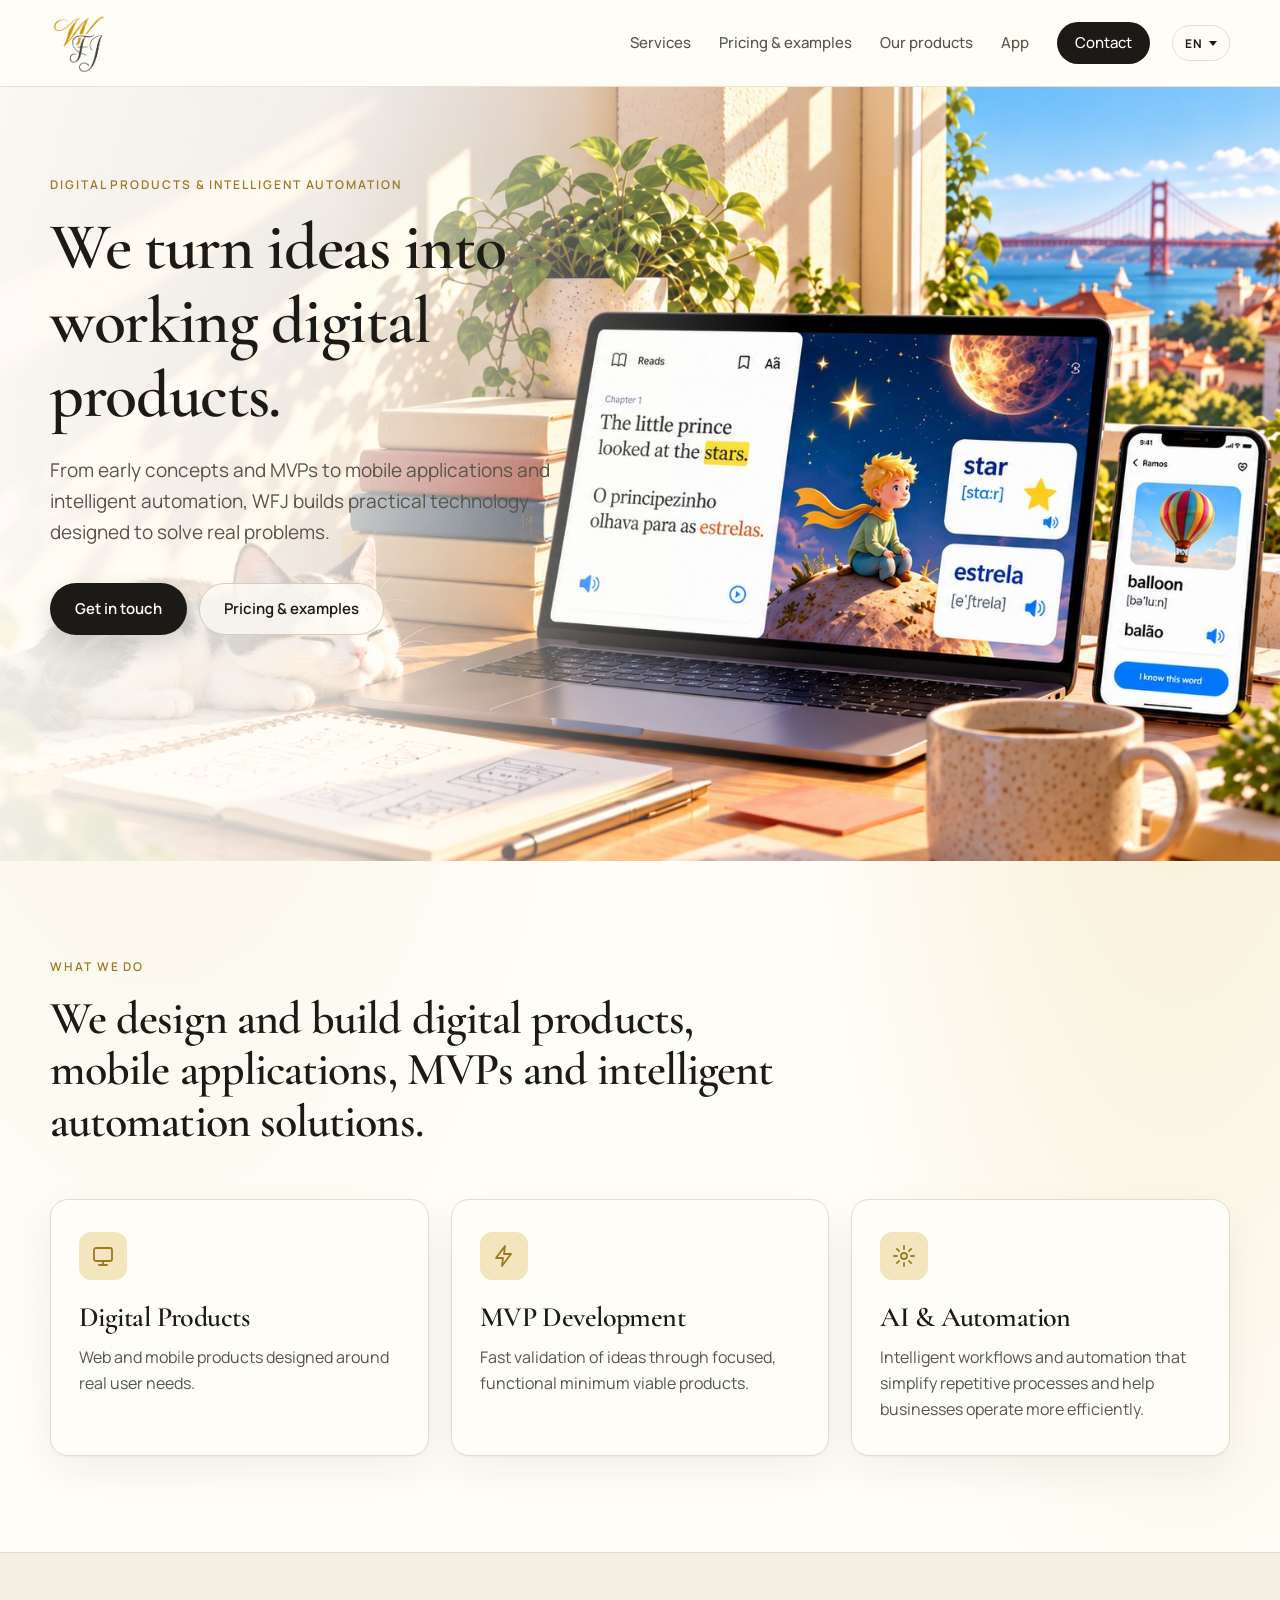
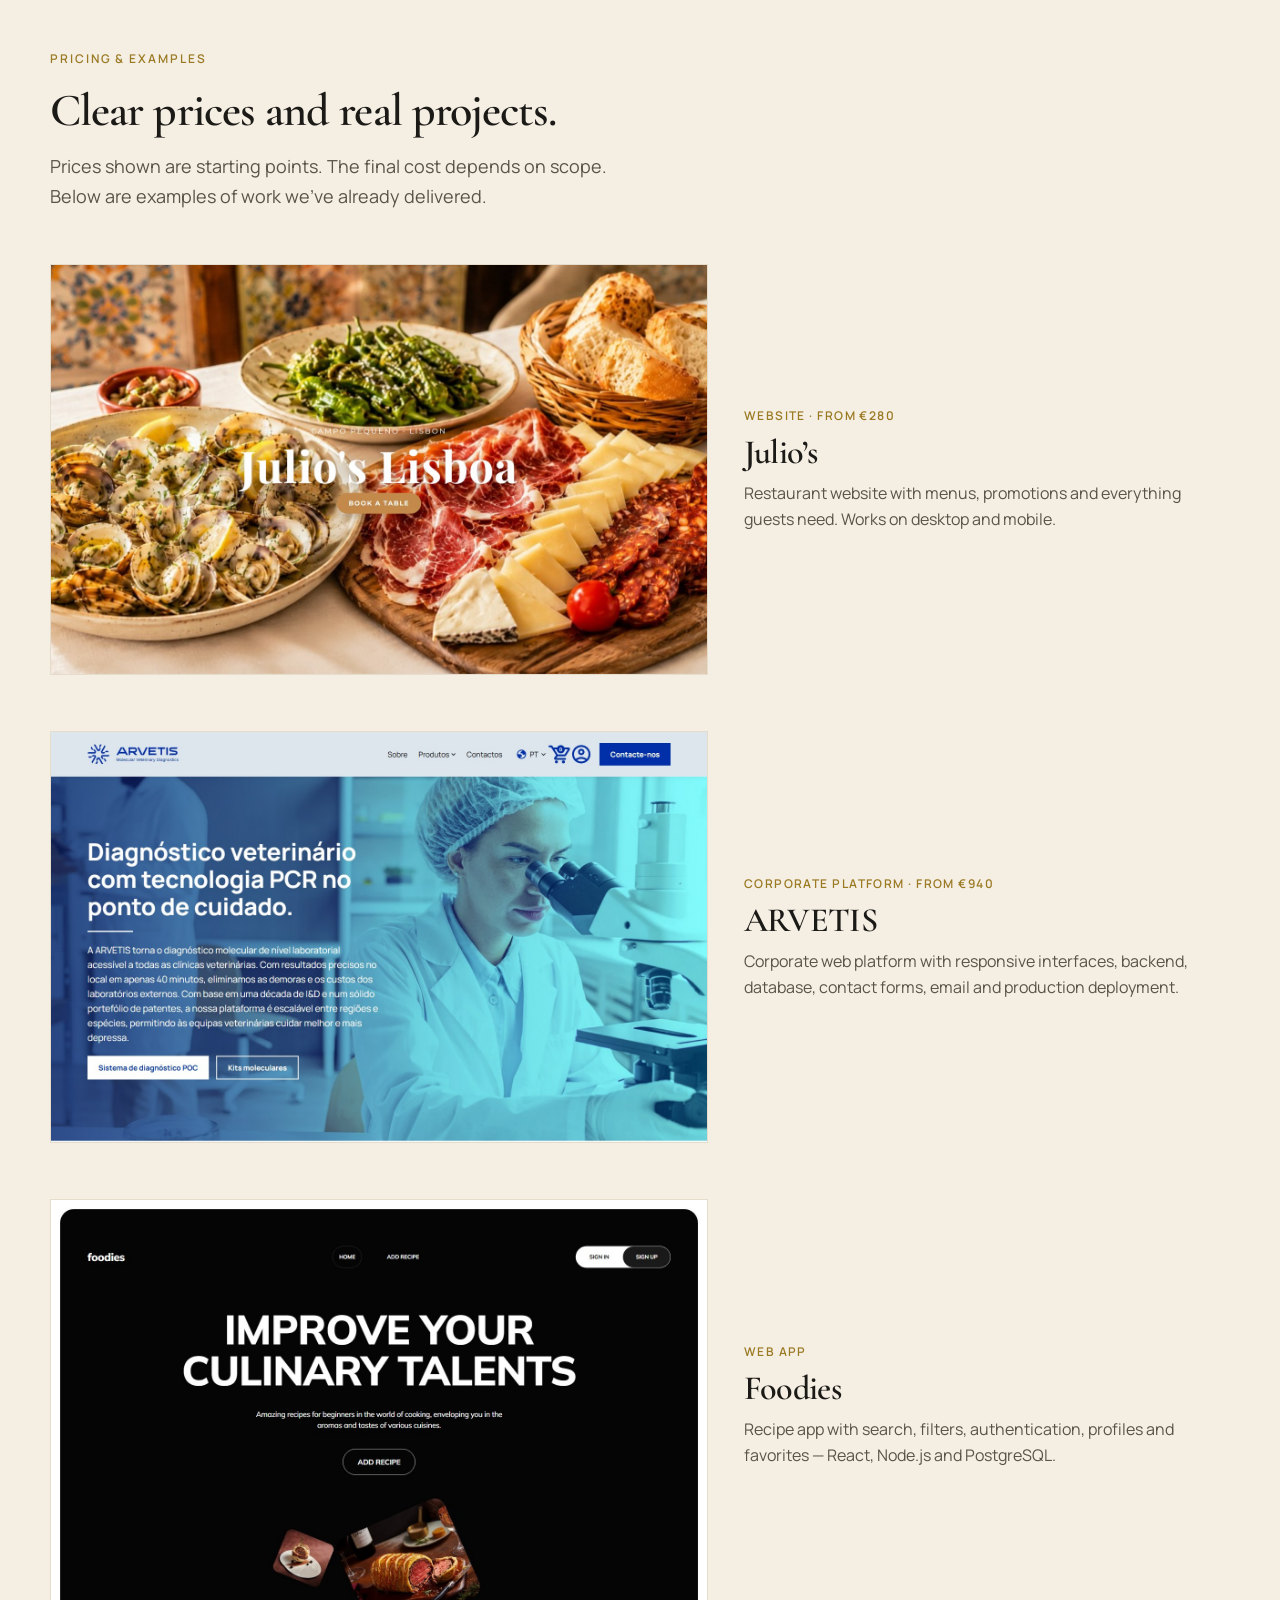
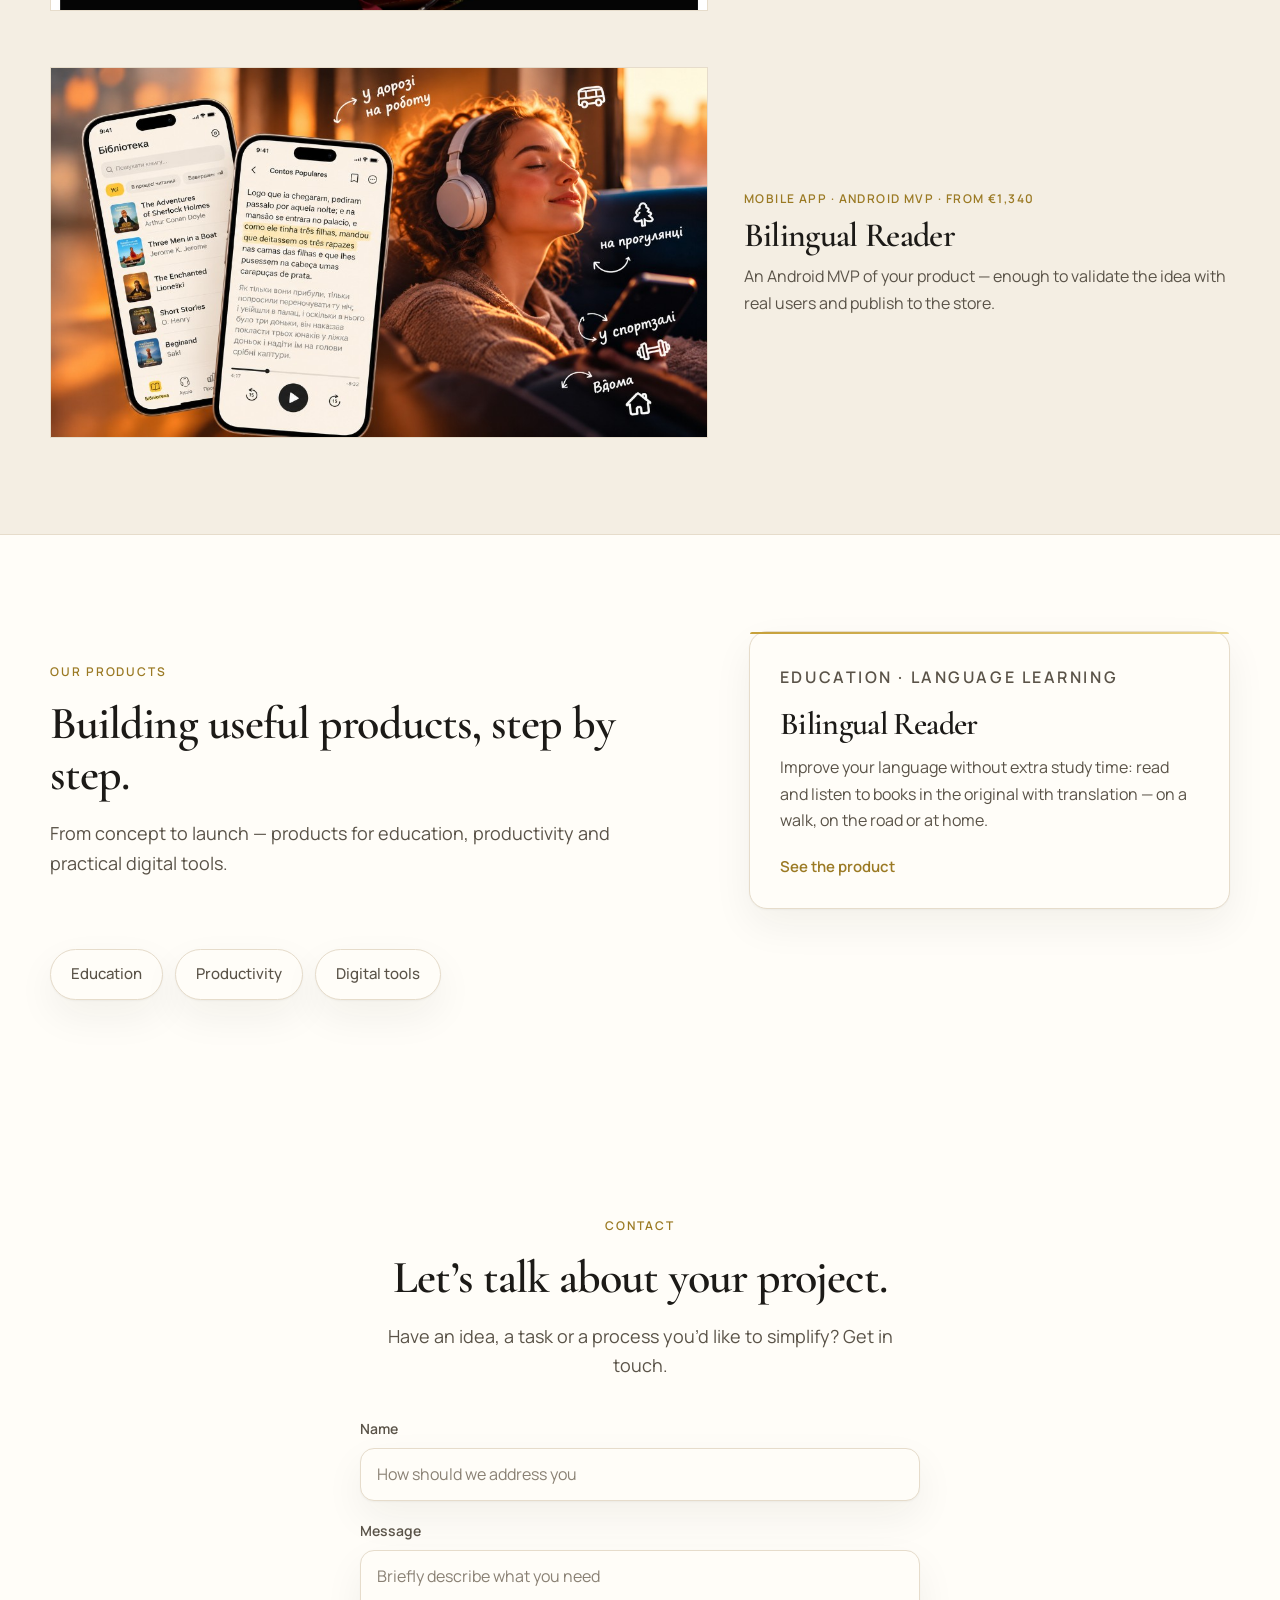
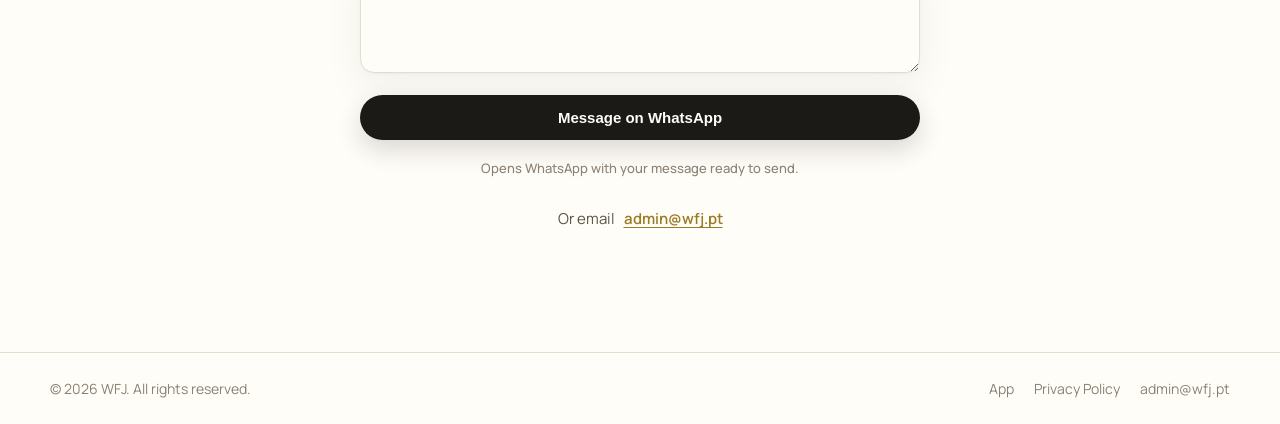
<file: index.html>
<!DOCTYPE html>
<html lang="en" data-page="home">
<head>
  <meta charset="UTF-8">
  <meta name="viewport" content="width=device-width, initial-scale=1.0">
  <title>WFJ — Digital Products &amp; Intelligent Automation</title>
  <meta name="description" content="WFJ designs and builds digital products, mobile applications, MVPs and intelligent automation solutions.">
  <meta name="theme-color" content="#f7f1e6">

  <meta property="og:type" content="website">
  <meta property="og:url" content="https://wfj.pt/">
  <meta property="og:title" content="WFJ — Digital Products &amp; Intelligent Automation">
  <meta property="og:description" content="We design and build digital products, mobile applications, MVPs and intelligent automation solutions.">
  <meta property="og:site_name" content="WFJ">
  <meta property="og:image" content="https://wfj.pt/assets/hero.jpg">
  <meta property="og:image:secure_url" content="https://wfj.pt/assets/hero.jpg">
  <meta property="og:image:type" content="image/jpeg">
  <meta property="og:image:width" content="1672">
  <meta property="og:image:height" content="941">
  <meta name="twitter:card" content="summary_large_image">
  <meta name="twitter:image" content="https://wfj.pt/assets/hero.jpg">

  <link rel="icon" type="image/png" href="assets/logo.png">
  <link rel="preconnect" href="https://fonts.googleapis.com">
  <link rel="preconnect" href="https://fonts.gstatic.com" crossorigin>
  <link href="https://fonts.googleapis.com/css2?family=Cormorant+Garamond:wght@500;600;700&family=Manrope:wght@400;500;600;700&display=swap" rel="stylesheet">
  <link rel="stylesheet" href="styles.css?v=22">
</head>
<body>

  <header class="site-header">
    <div class="container header-inner">
      <a href="#top" class="brand" data-i18n-aria="a11y.home">
        <img src="assets/logo.png" alt="WFJ" class="brand-mark">
      </a>

      <div class="header-tools">
        <nav class="site-nav" data-i18n-aria="a11y.nav">
          <a href="#services" data-i18n="nav.services">Services</a>
          <a href="#work" data-i18n="nav.work">Pricing &amp; examples</a>
          <a href="#building" data-i18n="nav.building">Our products</a>
          <a href="app.html" class="nav-keep" data-i18n="nav.app">App</a>
          <a href="#contact" class="nav-cta" data-i18n="nav.contact">Contact</a>
        </nav>
        <div class="lang-switch" data-lang-switch>
          <button type="button" class="lang-trigger" data-lang-trigger aria-expanded="false" aria-haspopup="listbox" data-i18n-aria="a11y.language">
            <span data-lang-label>EN</span>
            <span class="lang-caret" aria-hidden="true"></span>
          </button>
          <div class="lang-menu" data-lang-menu role="listbox" data-i18n-aria="a11y.language">
            <button type="button" data-set-lang="en" aria-pressed="true">EN</button>
            <button type="button" data-set-lang="pt" aria-pressed="false">PT</button>
            <button type="button" data-set-lang="uk" aria-pressed="false">UK</button>
            <button type="button" data-set-lang="ru" aria-pressed="false">RU</button>
          </div>
        </div>
        <button type="button" class="nav-toggle" data-nav-toggle aria-expanded="false" aria-controls="mobile-nav" data-i18n-aria="a11y.menu">
          <span class="nav-toggle-bars" aria-hidden="true"></span>
        </button>
      </div>
    </div>
    <nav id="mobile-nav" class="mobile-nav" data-nav-panel hidden data-i18n-aria="a11y.nav">
      <div class="container mobile-nav-inner">
        <a href="#services" data-i18n="nav.services">Services</a>
        <a href="#work" data-i18n="nav.work">Pricing &amp; examples</a>
        <a href="#building" data-i18n="nav.building">Our products</a>
        <a href="app.html" data-i18n="nav.app">App</a>
        <a href="#contact" data-i18n="nav.contact">Contact</a>
      </div>
    </nav>
  </header>

  <main id="top">

    <section class="hero">
      <div class="hero-scene">
        <picture class="hero-picture">
          <source media="(min-width: 1200px)" srcset="assets/hero.jpg" width="1672" height="941">
          <source media="(min-width: 768px)" srcset="assets/hero-tablet.jpg?v=2" width="943" height="676">
          <img
            class="hero-image"
            src="assets/hero-mobile.jpg?v=2"
            data-i18n-alt="a11y.heroAlt"
            alt="A quiet workspace with a laptop and phone showing a bilingual reading experience."
            width="768"
            height="635"
          >
        </picture>
        <div class="hero-fade" aria-hidden="true"></div>
        <div class="container hero-inner">
          <div class="hero-copy">
            <p class="eyebrow" data-i18n="hero.eyebrow">Digital Products &amp; Intelligent Automation</p>
            <h1 data-i18n="hero.title">We turn ideas into working digital products.</h1>
            <p class="lead" data-i18n="hero.lead">
              From early concepts and MVPs to mobile applications and intelligent automation,
              WFJ builds practical technology designed to solve real problems.
            </p>
            <div class="hero-actions">
              <a href="#contact" class="btn btn-primary" data-i18n="hero.cta">Get in touch</a>
              <a href="#work" class="btn btn-ghost" data-i18n="hero.secondary">Pricing &amp; examples</a>
            </div>
          </div>
        </div>
      </div>
    </section>

    <section id="services" class="section">
      <div class="container">
        <div class="section-head">
          <p class="eyebrow" data-i18n="services.eyebrow">What we do</p>
          <h2 data-i18n="services.title">We design and build digital products, mobile applications, MVPs and intelligent automation solutions.</h2>
        </div>

        <div class="cards">
          <article class="card">
            <div class="card-icon" aria-hidden="true">
              <svg viewBox="0 0 24 24" width="24" height="24" fill="none" stroke="currentColor" stroke-width="1.8" stroke-linecap="round" stroke-linejoin="round">
                <rect x="3" y="4" width="18" height="13" rx="2"/>
                <path d="M8 21h8M12 17v4"/>
              </svg>
            </div>
            <h3 data-i18n="services.productsTitle">Digital Products</h3>
            <p data-i18n="services.productsText">Web and mobile products designed around real user needs.</p>
          </article>

          <article class="card">
            <div class="card-icon" aria-hidden="true">
              <svg viewBox="0 0 24 24" width="24" height="24" fill="none" stroke="currentColor" stroke-width="1.8" stroke-linecap="round" stroke-linejoin="round">
                <path d="M13 2L4 14h7l-1 8 9-12h-7l1-8z"/>
              </svg>
            </div>
            <h3 data-i18n="services.mvpTitle">MVP Development</h3>
            <p data-i18n="services.mvpText">Fast validation of ideas through focused, functional minimum viable products.</p>
          </article>

          <article class="card">
            <div class="card-icon" aria-hidden="true">
              <svg viewBox="0 0 24 24" width="24" height="24" fill="none" stroke="currentColor" stroke-width="1.8" stroke-linecap="round" stroke-linejoin="round">
                <circle cx="12" cy="12" r="3"/>
                <path d="M12 2v3M12 19v3M2 12h3M19 12h3M4.9 4.9l2.1 2.1M17 17l2.1 2.1M4.9 19.1L7 17M17 7l2.1-2.1"/>
              </svg>
            </div>
            <h3 data-i18n="services.aiTitle">AI &amp; Automation</h3>
            <p data-i18n="services.aiText">Intelligent workflows and automation that simplify repetitive processes and help businesses operate more efficiently.</p>
          </article>
        </div>
      </div>
    </section>

    <section id="work" class="section section-alt">
      <div class="container">
        <div class="section-head">
          <p class="eyebrow" data-i18n="work.eyebrow">Pricing &amp; examples</p>
          <h2 data-i18n="work.title">Clear starting points, real projects to look at.</h2>
          <p class="lead" data-i18n="work.lead">Prices are starting ranges. The final scope depends on your product — these examples show the kind of work we deliver.</p>
        </div>

        <div class="work-list">
          <a href="https://julios.pt/" class="work-shot" target="_blank" rel="noopener noreferrer">
            <picture>
              <source media="(min-width: 768px)" srcset="assets/work-julios.jpg?v=3" width="1440" height="900">
              <img src="assets/work-julios-mobile.jpg?v=3" alt="" width="390" height="844" data-i18n-alt="work.juliosAlt" loading="lazy">
            </picture>
            <div class="work-shot-copy">
              <p class="work-shot-meta">
                <span data-i18n="work.webKicker">Website</span>
                <span aria-hidden="true"> · </span>
                <span data-i18n="work.webPrice">From €280</span>
              </p>
              <h3 data-i18n="work.juliosName">Julio’s</h3>
              <p data-i18n="work.juliosText">Restaurant website focused on menus, promotions and customer information, built for desktop and mobile.</p>
            </div>
          </a>

          <a href="https://arvetis.pt/" class="work-shot" target="_blank" rel="noopener noreferrer">
            <picture>
              <source media="(min-width: 768px)" srcset="assets/work-arvetis.jpg?v=3" width="1440" height="900">
              <img src="assets/work-arvetis-mobile.jpg?v=3" alt="" width="390" height="844" data-i18n-alt="work.arvetisAlt" loading="lazy">
            </picture>
            <div class="work-shot-copy">
              <p class="work-shot-meta">
                <span data-i18n="work.corpKicker">Corporate platform</span>
                <span aria-hidden="true"> · </span>
                <span data-i18n="work.corpPrice">From €940</span>
              </p>
              <h3 data-i18n="work.arvetisName">ARVETIS</h3>
              <p data-i18n="work.arvetisText">Corporate web platform with responsive interfaces, backend, database, contact forms, email and production deployment.</p>
            </div>
          </a>

          <a href="https://lilianalukash.github.io/Foodies/" class="work-shot" target="_blank" rel="noopener noreferrer">
            <picture>
              <source media="(min-width: 768px)" srcset="assets/work-foodies.jpg?v=3" width="1440" height="900">
              <img src="assets/work-foodies-mobile.jpg?v=3" alt="" width="390" height="844" data-i18n-alt="work.foodiesAlt" loading="lazy">
            </picture>
            <div class="work-shot-copy">
              <p class="work-shot-meta" data-i18n="work.foodiesKicker">Full-stack web app</p>
              <h3 data-i18n="work.foodiesName">Foodies</h3>
              <p data-i18n="work.foodiesText">Collaborative recipe app with search, filtering, authentication, profiles and favorites — React, Node.js and PostgreSQL.</p>
            </div>
          </a>

          <a href="app.html" class="work-shot">
            <picture>
              <source media="(min-width: 768px)" srcset="assets/app-hero.jpg" width="1024" height="576">
              <img src="assets/work-reader-mobile.jpg?v=2" alt="" width="780" height="801" data-i18n-alt="a11y.appHeroAlt" loading="lazy">
            </picture>
            <div class="work-shot-copy">
              <p class="work-shot-meta">
                <span data-i18n="work.appKicker">Mobile app · Android MVP</span>
                <span aria-hidden="true"> · </span>
                <span data-i18n="work.appPrice">From €1,340</span>
              </p>
              <h3 data-i18n="work.appExampleName">Bilingual Reader</h3>
              <p data-i18n="work.appText">An Android MVP of your product — enough to validate the idea with real users and a store-ready build.</p>
            </div>
          </a>
        </div>
      </div>
    </section>

    <section id="building" class="section">
      <div class="container">
        <div class="building-inner">
          <div class="building-text">
            <p class="eyebrow" data-i18n="building.eyebrow">Our products</p>
            <h2 data-i18n="building.title">Building useful products, step by step.</h2>
            <p class="lead" data-i18n="building.lead">From concept to launch — products for education, productivity and practical digital tools.</p>
          </div>
          <a href="app.html" class="product-teaser">
            <p class="eyebrow" data-i18n="building.productKicker">Education · Language learning</p>
            <h3 data-i18n="building.productName">Bilingual Reader</h3>
            <p data-i18n="building.productText">Improve your language without extra time: read and listen to books in the original, with translation, while you walk, commute or stay at home.</p>
            <span class="product-teaser-cta" data-i18n="building.productCta">See the product</span>
          </a>
        </div>
        <ul class="pill-list building-pills" data-i18n-aria="a11y.focus">
          <li data-i18n="building.education">Education</li>
          <li data-i18n="building.productivity">Productivity</li>
          <li data-i18n="building.tools">Intelligent digital tools</li>
        </ul>
      </div>
    </section>

    <section id="contact" class="section contact">
      <div class="container contact-inner">
        <p class="eyebrow" data-i18n="contact.eyebrow">Contact</p>
        <h2 data-i18n="contact.title">Let’s make ideas happen.</h2>
        <p class="lead" data-i18n="contact.lead">Have an idea, a project or a process that could work better? Get in touch.</p>

        <form class="contact-form" id="whatsapp-form" novalidate>
          <label class="contact-field">
            <span data-i18n="contact.nameLabel">Name</span>
            <input type="text" name="name" autocomplete="name" required maxlength="80" data-i18n-placeholder="contact.namePlaceholder" placeholder="Your name">
          </label>
          <label class="contact-field">
            <span data-i18n="contact.messageLabel">Message</span>
            <textarea name="message" rows="4" required maxlength="1000" data-i18n-placeholder="contact.messagePlaceholder" placeholder="Tell us briefly what you need"></textarea>
          </label>
          <button type="submit" class="btn btn-primary contact-submit" data-i18n="contact.whatsappCta">Message on WhatsApp</button>
          <p class="contact-note" data-i18n="contact.whatsappNote">Opens WhatsApp with your message ready to send.</p>
        </form>

        <p class="contact-alt">
          <span data-i18n="contact.orEmail">Or email</span>
          <a href="mailto:admin@wfj.pt">admin@wfj.pt</a>
        </p>
      </div>
    </section>

  </main>

  <footer class="site-footer">
    <div class="container footer-inner">
      <p data-i18n="footer.copy">&copy; 2026 WFJ. All rights reserved.</p>
      <div class="footer-links">
        <a href="app.html" data-i18n="nav.app">App</a>
        <a href="privacy.html" data-i18n="footer.privacy">Privacy Policy</a>
        <a href="mailto:admin@wfj.pt">admin@wfj.pt</a>
      </div>
    </div>
  </footer>

  <script src="i18n.js?v=10"></script>
  <script src="nav.js?v=2"></script>
  <script src="contact.js?v=3"></script>
</body>
</html>
</file>
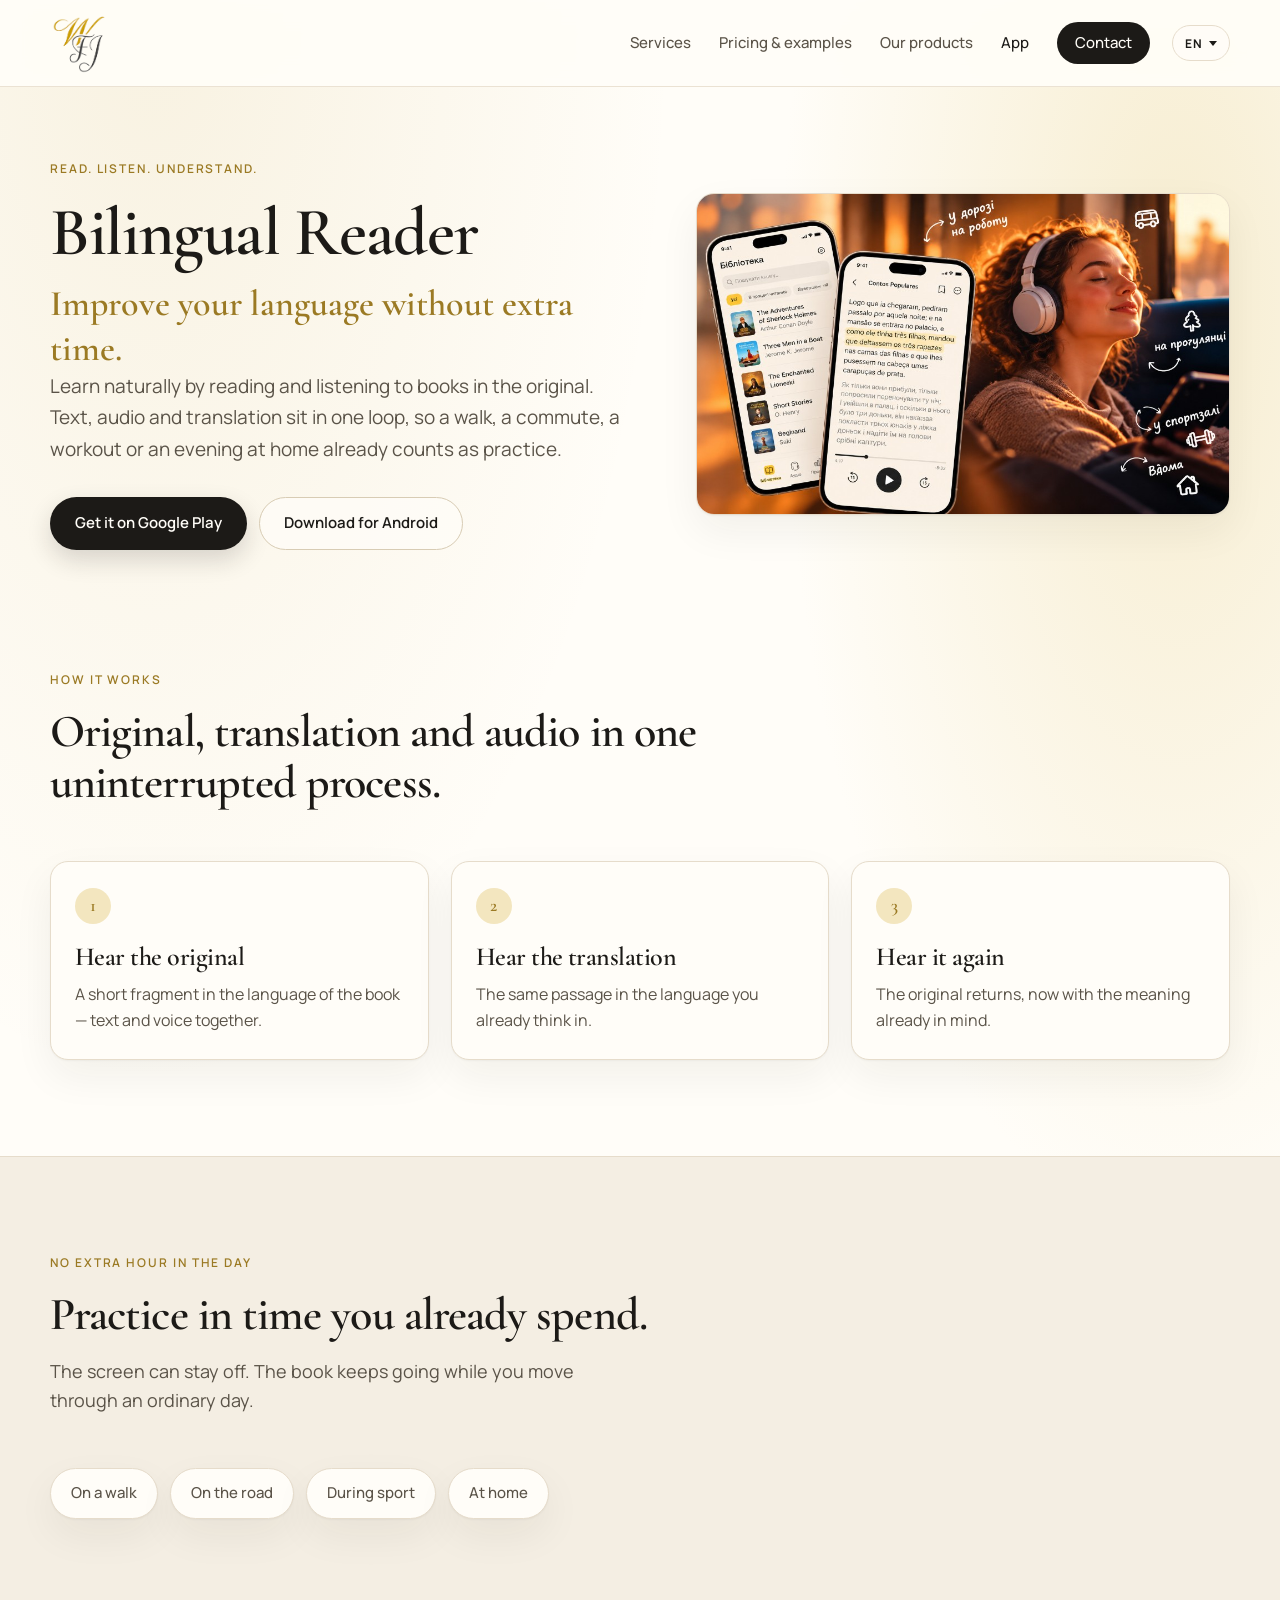
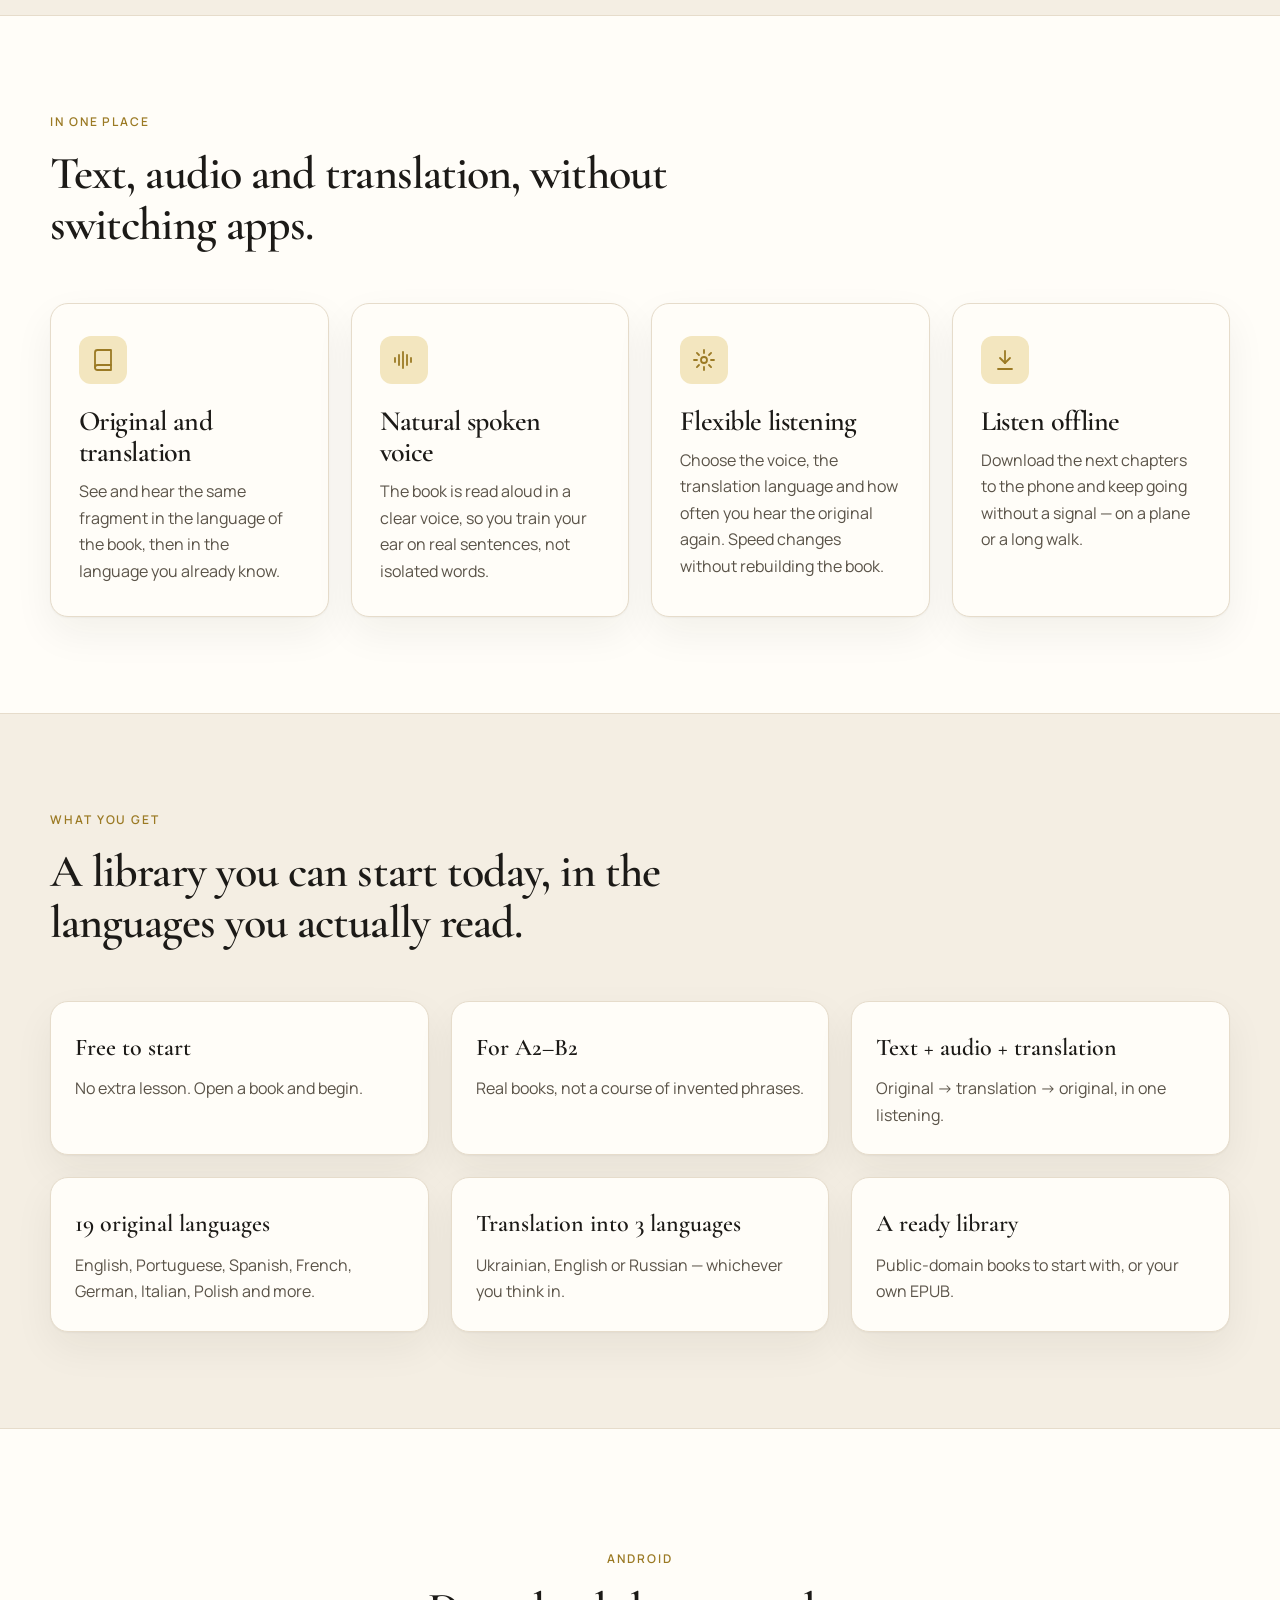
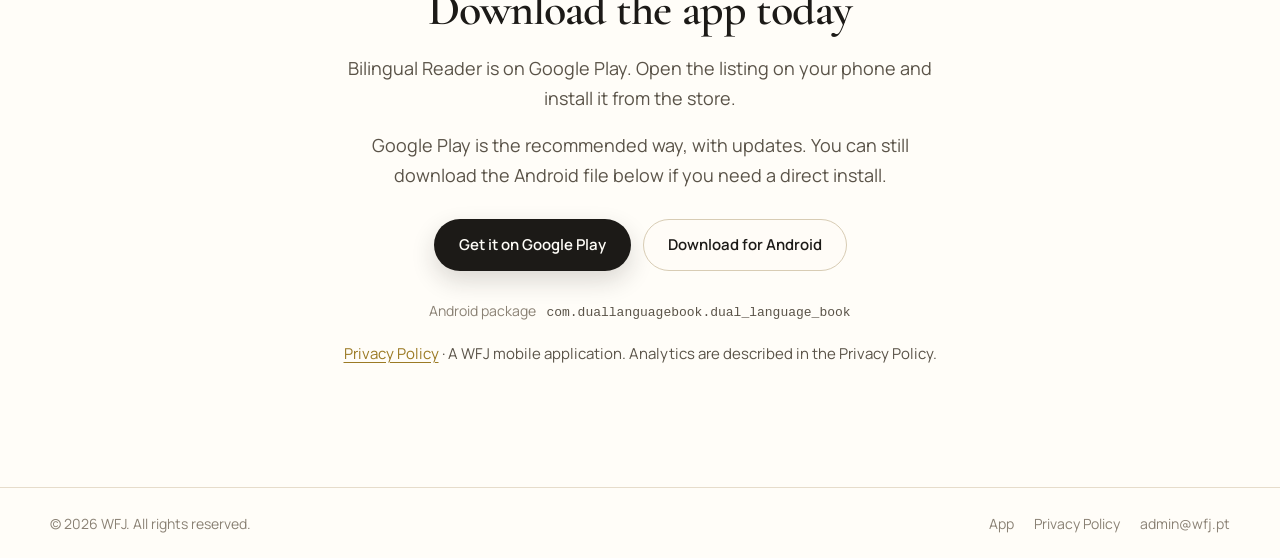
<file: app.html>
<!DOCTYPE html>
<html lang="en" data-page="app">
<head>
  <meta charset="UTF-8">
  <meta name="viewport" content="width=device-width, initial-scale=1.0">
  <title>Bilingual Reader — WFJ</title>
  <meta name="description" content="Improve your language without extra time. Bilingual Reader puts original text, translation and audio in one loop — on a walk, on the road, during sport or at home.">
  <meta name="theme-color" content="#f7f1e6">

  <meta property="og:type" content="website">
  <meta property="og:url" content="https://wfj.pt/app.html">
  <meta property="og:title" content="Bilingual Reader — WFJ">
  <meta property="og:description" content="Improve your language without extra time. Read and listen to books in the original, with translation, in time you already spend.">
  <meta property="og:site_name" content="WFJ">
  <meta property="og:image" content="https://wfj.pt/assets/app-hero.jpg">
  <meta property="og:image:secure_url" content="https://wfj.pt/assets/app-hero.jpg">
  <meta property="og:image:type" content="image/jpeg">
  <meta property="og:image:width" content="1024">
  <meta property="og:image:height" content="576">
  <meta name="twitter:card" content="summary_large_image">
  <meta name="twitter:image" content="https://wfj.pt/assets/app-hero.jpg">

  <link rel="icon" type="image/png" href="assets/logo.png">
  <link rel="preconnect" href="https://fonts.googleapis.com">
  <link rel="preconnect" href="https://fonts.gstatic.com" crossorigin>
  <link href="https://fonts.googleapis.com/css2?family=Cormorant+Garamond:wght@500;600;700&family=Manrope:wght@400;500;600;700&display=swap" rel="stylesheet">
  <link rel="stylesheet" href="styles.css?v=22">
</head>
<body>

  <header class="site-header">
    <div class="container header-inner">
      <a href="index.html" class="brand" data-i18n-aria="a11y.home">
        <img src="assets/logo.png" alt="WFJ" class="brand-mark">
      </a>

      <div class="header-tools">
        <nav class="site-nav" data-i18n-aria="a11y.nav">
          <a href="index.html#services" data-i18n="nav.services">Services</a>
          <a href="index.html#work" data-i18n="nav.work">Pricing &amp; examples</a>
          <a href="index.html#building" data-i18n="nav.building">Our products</a>
          <a href="app.html" class="nav-keep" aria-current="page" data-i18n="nav.app">App</a>
          <a href="index.html#contact" class="nav-cta" data-i18n="nav.contact">Contact</a>
        </nav>
        <div class="lang-switch" data-lang-switch>
          <button type="button" class="lang-trigger" data-lang-trigger aria-expanded="false" aria-haspopup="listbox" data-i18n-aria="a11y.language">
            <span data-lang-label>EN</span>
            <span class="lang-caret" aria-hidden="true"></span>
          </button>
          <div class="lang-menu" data-lang-menu role="listbox" data-i18n-aria="a11y.language">
            <button type="button" data-set-lang="en" aria-pressed="true">EN</button>
            <button type="button" data-set-lang="pt" aria-pressed="false">PT</button>
            <button type="button" data-set-lang="uk" aria-pressed="false">UK</button>
            <button type="button" data-set-lang="ru" aria-pressed="false">RU</button>
          </div>
        </div>
        <button type="button" class="nav-toggle" data-nav-toggle aria-expanded="false" aria-controls="mobile-nav" data-i18n-aria="a11y.menu">
          <span class="nav-toggle-bars" aria-hidden="true"></span>
        </button>
      </div>
    </div>
    <nav id="mobile-nav" class="mobile-nav" data-nav-panel hidden data-i18n-aria="a11y.nav">
      <div class="container mobile-nav-inner">
        <a href="index.html#services" data-i18n="nav.services">Services</a>
        <a href="index.html#work" data-i18n="nav.work">Pricing &amp; examples</a>
        <a href="index.html#building" data-i18n="nav.building">Our products</a>
        <a href="app.html" aria-current="page" data-i18n="nav.app">App</a>
        <a href="index.html#contact" data-i18n="nav.contact">Contact</a>
      </div>
    </nav>
  </header>

  <main id="top">

    <section class="product-hero">
      <div class="container product-hero-inner">
        <div>
          <p class="eyebrow" data-i18n="app.eyebrow">Read. Listen. Understand.</p>
          <h1 data-i18n="app.title">Bilingual Reader</h1>
          <p class="product-claim" data-i18n="app.claim">Improve your language without extra time.</p>
          <p class="lead" data-i18n="app.lead">
            Learn naturally by reading and listening to books in the original.
            Text, audio and translation sit in one loop, so a walk, a commute,
            a workout or an evening at home already counts as practice.
          </p>
          <div class="product-hero-actions">
            <a href="https://play.google.com/store/apps/details?id=com.duallanguagebook.dual_language_book" class="btn btn-primary" target="_blank" rel="noopener noreferrer" data-i18n="app.storeCta">Get it on Google Play</a>
            <a href="downloads/dual-language-book.apk" class="btn btn-ghost" download data-i18n="app.download">Download for Android</a>
          </div>
        </div>
        <figure class="product-hero-media">
          <img
            src="assets/app-hero.jpg"
            data-i18n-alt="a11y.appHeroAlt"
            alt="Two phones showing a book library and a bilingual listening screen, next to a person listening with headphones."
            width="800"
            height="560"
          >
        </figure>
      </div>
    </section>

    <section class="section">
      <div class="container">
        <div class="section-head">
          <p class="eyebrow" data-i18n="app.howEyebrow">How it works</p>
          <h2 data-i18n="app.howTitle">Original, translation and audio in one uninterrupted process.</h2>
        </div>
        <div class="steps">
          <article class="step">
            <span class="step-num" aria-hidden="true">1</span>
            <h3 data-i18n="app.how1Title">Hear the original</h3>
            <p data-i18n="app.how1Text">A short fragment in the language of the book.</p>
          </article>
          <article class="step">
            <span class="step-num" aria-hidden="true">2</span>
            <h3 data-i18n="app.how2Title">Hear the translation</h3>
            <p data-i18n="app.how2Text">The same passage in the language you are learning from.</p>
          </article>
          <article class="step">
            <span class="step-num" aria-hidden="true">3</span>
            <h3 data-i18n="app.how3Title">Hear it again</h3>
            <p data-i18n="app.how3Text">The original returns, now with the meaning already in mind.</p>
          </article>
        </div>
      </div>
    </section>

    <section class="section section-alt">
      <div class="container">
        <div class="section-head">
          <p class="eyebrow" data-i18n="app.whereEyebrow">No extra hour in the day</p>
          <h2 data-i18n="app.whereTitle">Practice in time you already spend.</h2>
          <p class="lead" data-i18n="app.whereLead">The screen can stay off. The book keeps going while you move through an ordinary day.</p>
        </div>
        <ul class="pill-list" data-i18n-aria="a11y.where">
          <li data-i18n="app.whereWalk">On a walk</li>
          <li data-i18n="app.whereCommute">On the road</li>
          <li data-i18n="app.whereSport">During sport</li>
          <li data-i18n="app.whereHome">At home</li>
        </ul>
      </div>
    </section>

    <section class="section">
      <div class="container">
        <div class="section-head">
          <p class="eyebrow" data-i18n="app.featuresEyebrow">In one place</p>
          <h2 data-i18n="app.featuresTitle">Text, audio and translation, without switching apps.</h2>
        </div>
        <div class="cards cards-four">
          <article class="card">
            <div class="card-icon" aria-hidden="true">
              <svg viewBox="0 0 24 24" width="24" height="24" fill="none" stroke="currentColor" stroke-width="1.8" stroke-linecap="round" stroke-linejoin="round">
                <path d="M4 19.5A2.5 2.5 0 0 1 6.5 17H20"/>
                <path d="M6.5 2H20v20H6.5A2.5 2.5 0 0 1 4 19.5v-15A2.5 2.5 0 0 1 6.5 2z"/>
              </svg>
            </div>
            <h3 data-i18n="app.featTextTitle">Original and translation</h3>
            <p data-i18n="app.featTextText">See and hear the same fragment in the language of the book, then in the language you already know.</p>
          </article>
          <article class="card">
            <div class="card-icon" aria-hidden="true">
              <svg viewBox="0 0 24 24" width="24" height="24" fill="none" stroke="currentColor" stroke-width="1.8" stroke-linecap="round" stroke-linejoin="round">
                <path d="M3 10v4M7 7v10M11 4v16M15 7v10M19 10v4"/>
              </svg>
            </div>
            <h3 data-i18n="app.featVoiceTitle">Natural spoken voice</h3>
            <p data-i18n="app.featVoiceText">The book is read aloud in a clear voice, so you train your ear on real sentences, not isolated words.</p>
          </article>
          <article class="card">
            <div class="card-icon" aria-hidden="true">
              <svg viewBox="0 0 24 24" width="24" height="24" fill="none" stroke="currentColor" stroke-width="1.8" stroke-linecap="round" stroke-linejoin="round">
                <circle cx="12" cy="12" r="3"/>
                <path d="M12 2v3M12 19v3M2 12h3M19 12h3M4.9 4.9l2.1 2.1M17 17l2.1 2.1M4.9 19.1L7 17M17 7l2.1-2.1"/>
              </svg>
            </div>
            <h3 data-i18n="app.featSettingsTitle">Flexible listening</h3>
            <p data-i18n="app.featSettingsText">Choose the voice, the translation language and how often you hear the original again. Speed changes without rebuilding the book.</p>
          </article>
          <article class="card">
            <div class="card-icon" aria-hidden="true">
              <svg viewBox="0 0 24 24" width="24" height="24" fill="none" stroke="currentColor" stroke-width="1.8" stroke-linecap="round" stroke-linejoin="round">
                <path d="M12 3v12"/>
                <path d="M7 10l5 5 5-5"/>
                <path d="M5 21h14"/>
              </svg>
            </div>
            <h3 data-i18n="app.featOfflineTitle">Listen offline</h3>
            <p data-i18n="app.featOfflineText">Download the next chapters to the phone and keep going without a signal — on a plane or a long walk.</p>
          </article>
        </div>
      </div>
    </section>

    <section class="section section-alt">
      <div class="container">
        <div class="section-head">
          <p class="eyebrow" data-i18n="app.factsEyebrow">What you get</p>
          <h2 data-i18n="app.factsTitle">A library you can start today, in the languages you actually read.</h2>
        </div>
        <ul class="fact-list">
          <li>
            <strong data-i18n="app.factFreeTitle">Free to start</strong>
            <span data-i18n="app.factFreeText">No extra lesson. Open a book and begin.</span>
          </li>
          <li>
            <strong data-i18n="app.factLevelTitle">For A2–B2</strong>
            <span data-i18n="app.factLevelText">Real books, not a course of invented phrases.</span>
          </li>
          <li>
            <strong data-i18n="app.factLoopTitle">Text + audio + translation</strong>
            <span data-i18n="app.factLoopText">Original → translation → original, in one listening.</span>
          </li>
          <li>
            <strong data-i18n="app.factOrigTitle">19 original languages</strong>
            <span data-i18n="app.factOrigText">English, Portuguese, Spanish, French, German, Italian, Polish and more.</span>
          </li>
          <li>
            <strong data-i18n="app.factTrTitle">Translation into 3 languages</strong>
            <span data-i18n="app.factTrText">Ukrainian, English or Russian — whichever you think in.</span>
          </li>
          <li>
            <strong data-i18n="app.featLibraryTitle">A ready library</strong>
            <span data-i18n="app.featLibraryText">Public-domain books to start with, or your own EPUB.</span>
          </li>
        </ul>
      </div>
    </section>

    <section class="section contact">
      <div class="container product-get">
        <p class="eyebrow" data-i18n="app.getEyebrow">Android</p>
        <h2 data-i18n="app.getTitle">Download the app today</h2>
        <p class="lead" data-i18n="app.getLead">
          Bilingual Reader is on Google Play. Open the listing on your phone and install it from the store.
        </p>
        <p class="lead" data-i18n="app.installHint">
          Google Play is the recommended way, with updates. You can still download the Android file below if you need a direct install.
        </p>
        <div class="product-get-actions">
          <a href="https://play.google.com/store/apps/details?id=com.duallanguagebook.dual_language_book" class="btn btn-primary" target="_blank" rel="noopener noreferrer" data-i18n="app.storeCta">Get it on Google Play</a>
          <a href="downloads/dual-language-book.apk" class="btn btn-ghost" download data-i18n="app.download">Download for Android</a>
        </div>
        <p class="product-meta">
          <span data-i18n="app.packageLabel">Android package</span>
          <code>com.duallanguagebook.dual_language_book</code>
        </p>
        <p class="product-legal">
          <a href="privacy.html" data-i18n="footer.privacy">Privacy Policy</a>
          <span aria-hidden="true"> · </span>
          <span data-i18n="app.privacyNote">A WFJ mobile application. Analytics are described in the Privacy Policy.</span>
        </p>
      </div>
    </section>

  </main>

  <footer class="site-footer">
    <div class="container footer-inner">
      <p data-i18n="footer.copy">&copy; 2026 WFJ. All rights reserved.</p>
      <div class="footer-links">
        <a href="app.html" aria-current="page" data-i18n="nav.app">App</a>
        <a href="privacy.html" data-i18n="footer.privacy">Privacy Policy</a>
        <a href="mailto:admin@wfj.pt">admin@wfj.pt</a>
      </div>
    </div>
  </footer>

  <script src="i18n.js?v=10"></script>
  <script src="nav.js?v=2"></script>
</body>
</html>
</file>
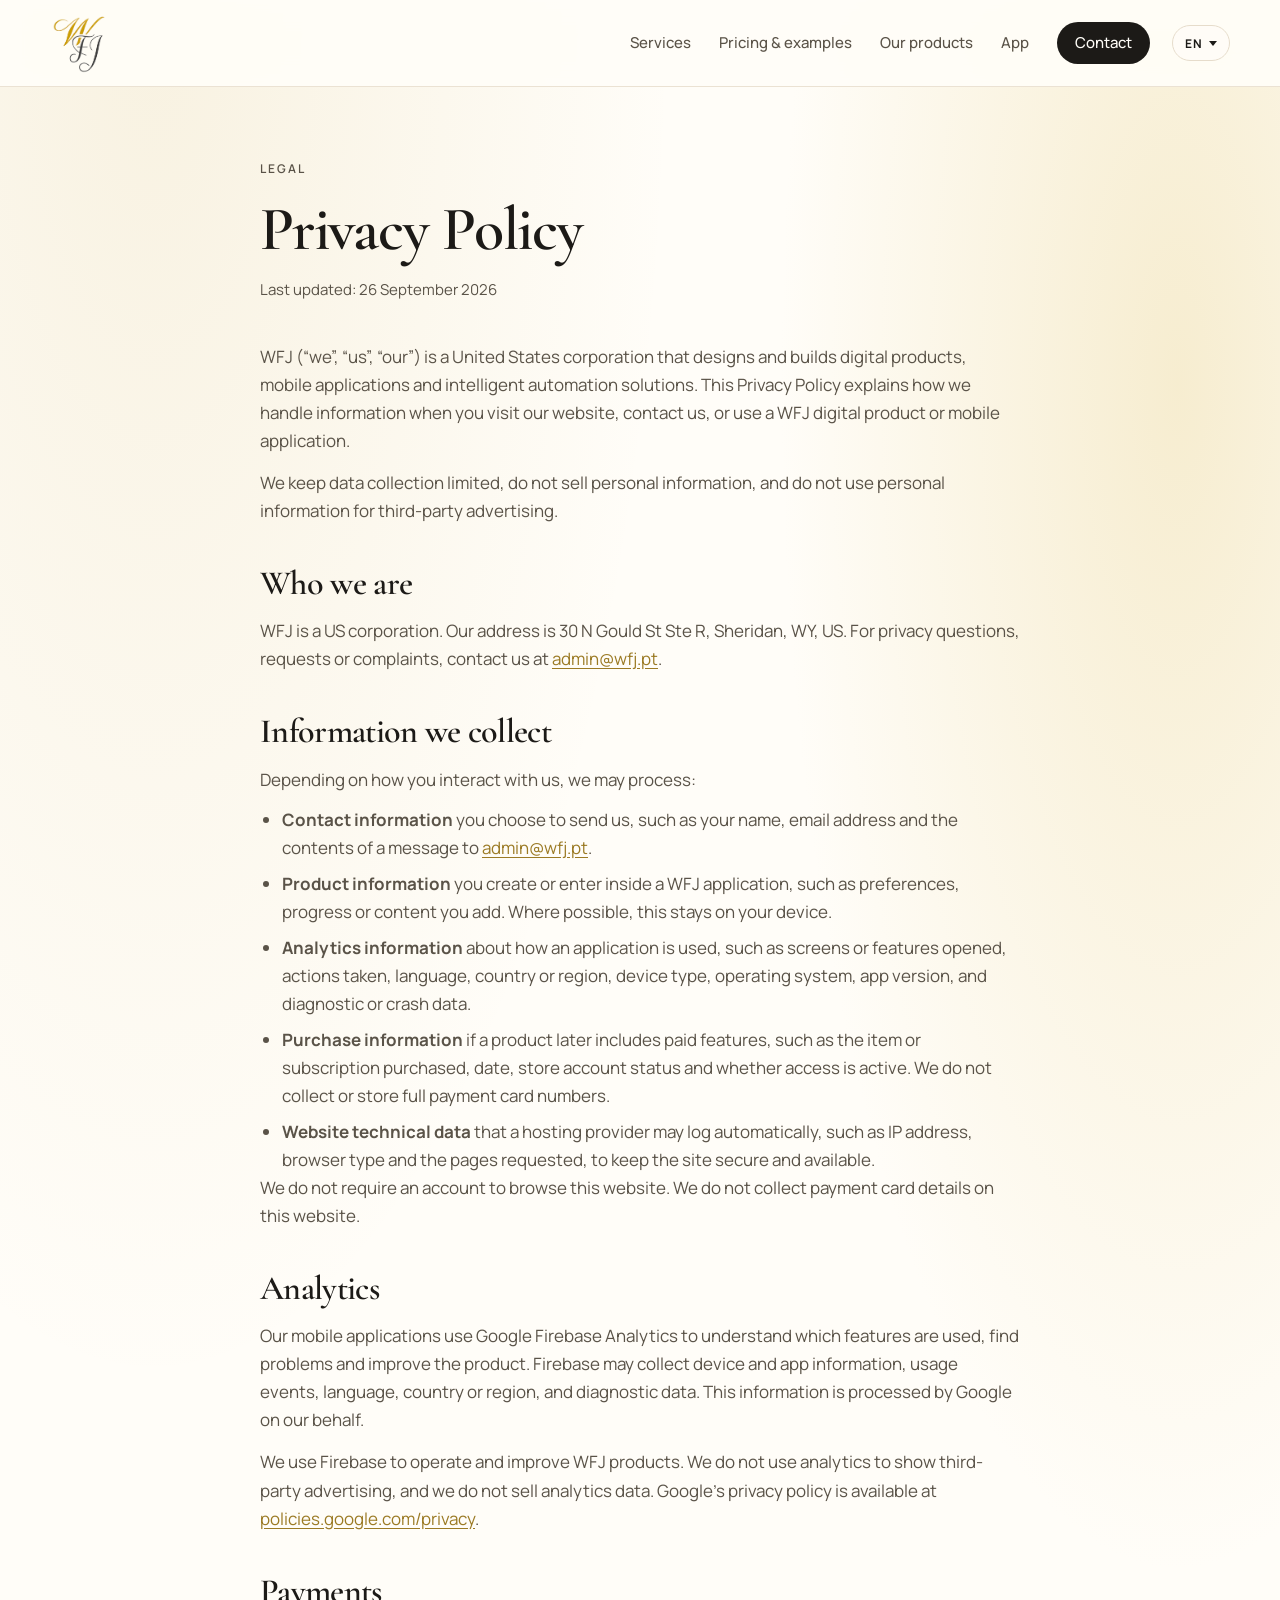
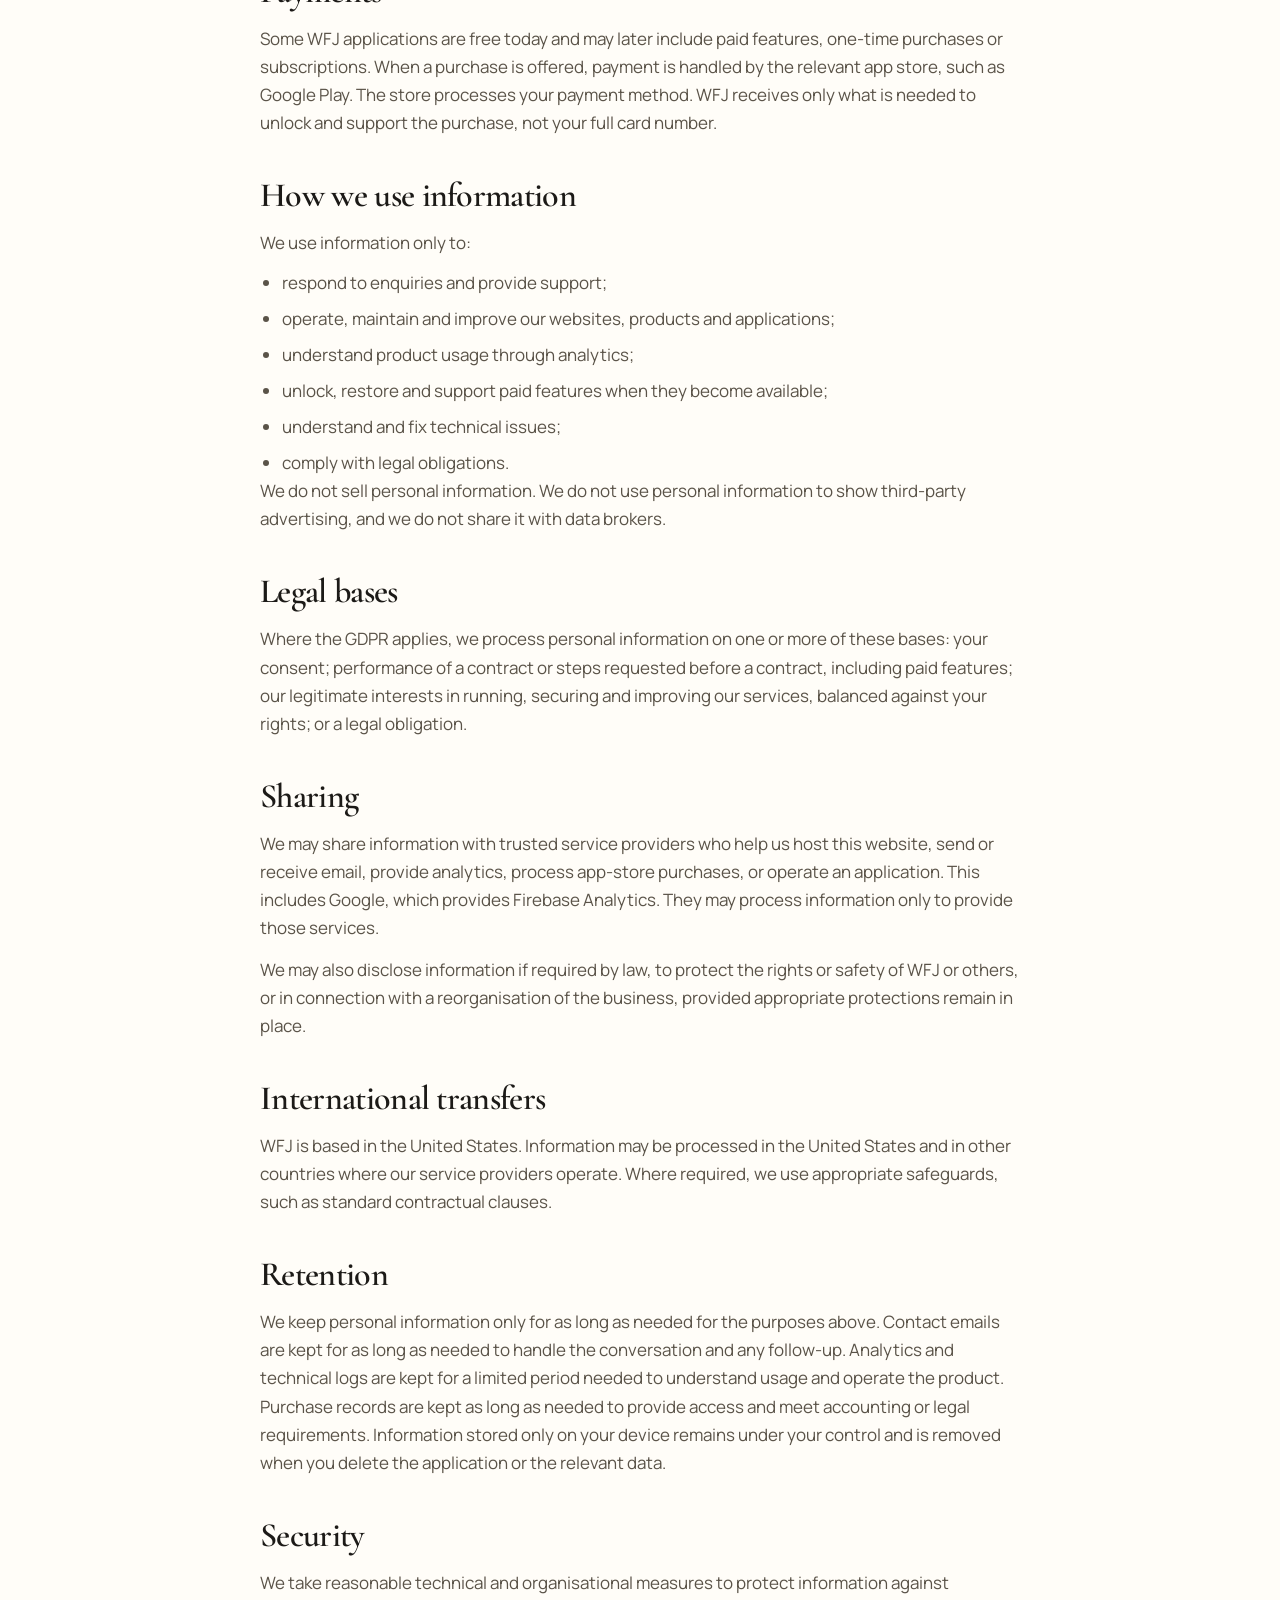
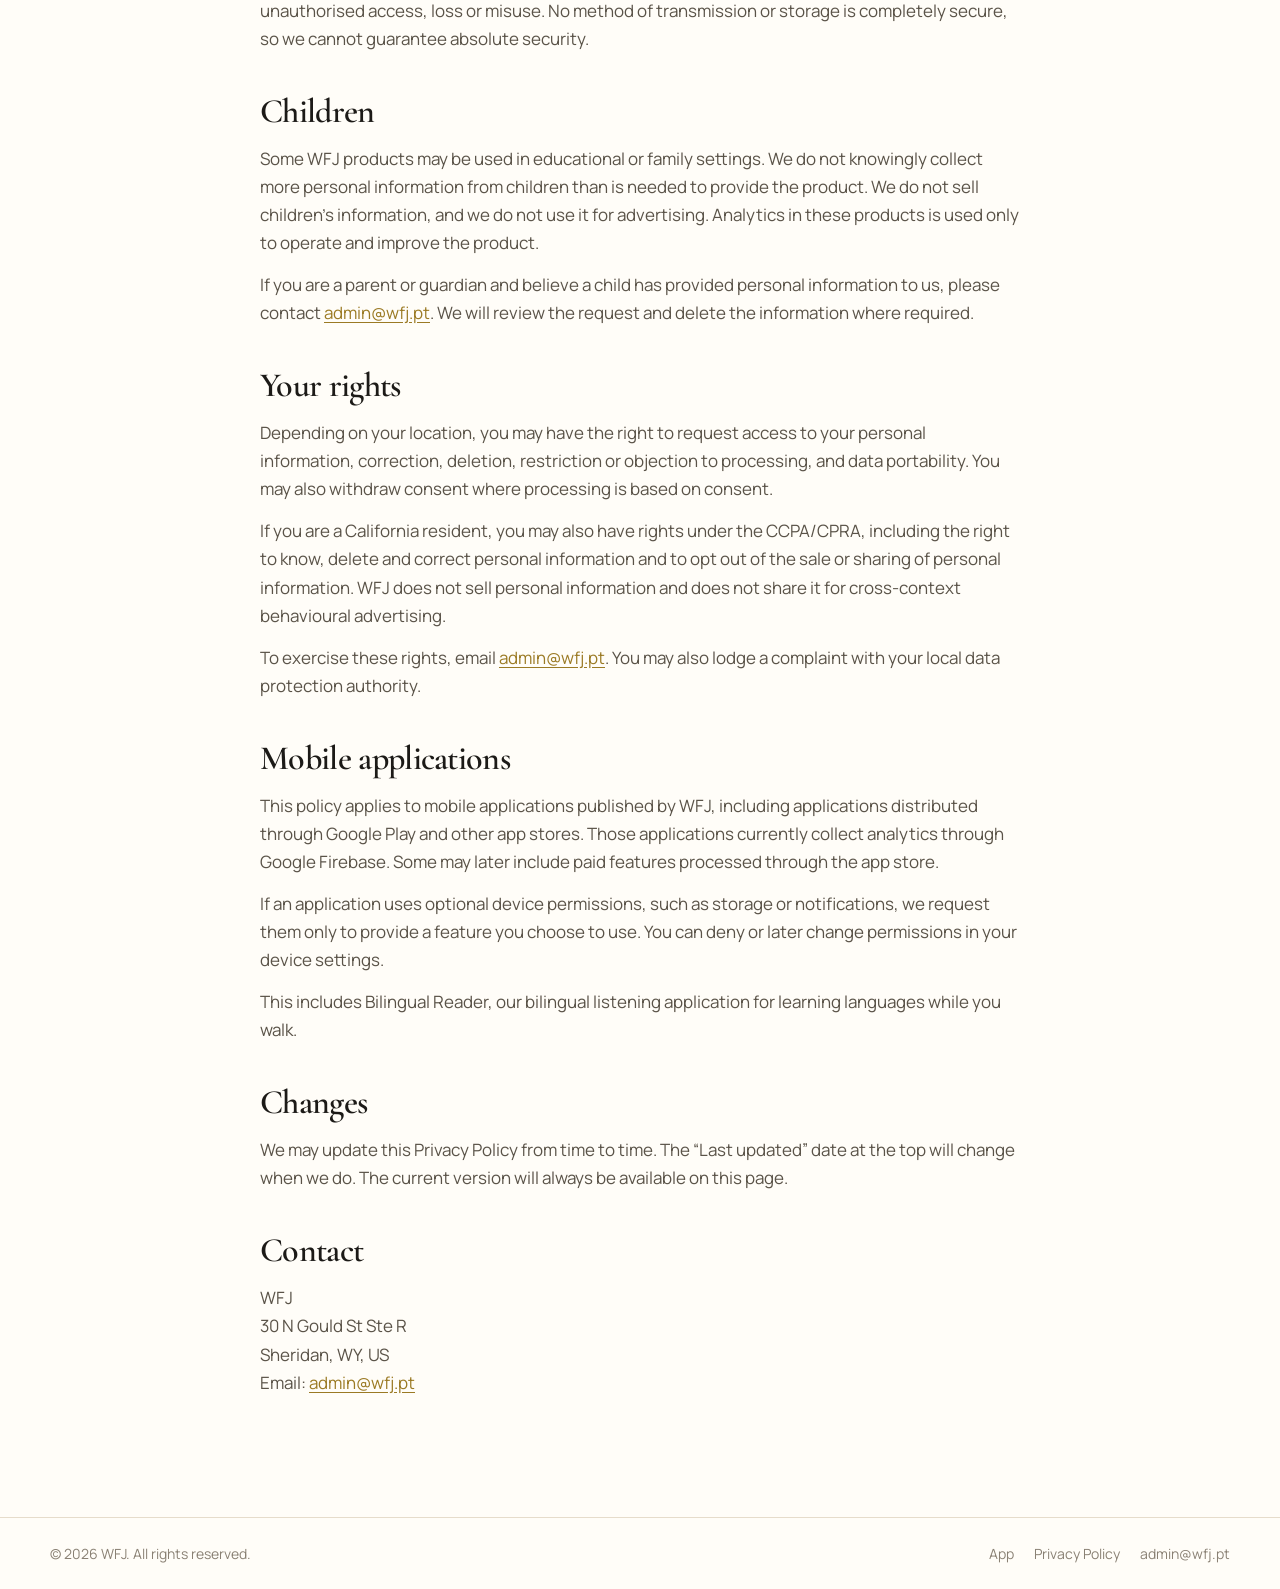
<file: privacy.html>
<!DOCTYPE html>
<html lang="en" data-page="privacy">
<head>
  <meta charset="UTF-8">
  <meta name="viewport" content="width=device-width, initial-scale=1.0">
  <title>Privacy Policy — WFJ</title>
  <meta name="description" content="Privacy Policy for WFJ websites, digital products and mobile applications.">
  <meta name="theme-color" content="#f7f1e6">

  <meta property="og:type" content="website">
  <meta property="og:url" content="https://wfj.pt/privacy.html">
  <meta property="og:title" content="Privacy Policy — WFJ">
  <meta property="og:description" content="How WFJ collects, uses and protects information across our websites and digital products.">
  <meta property="og:site_name" content="WFJ">
  <meta property="og:image" content="https://wfj.pt/assets/hero.jpg">
  <meta property="og:image:secure_url" content="https://wfj.pt/assets/hero.jpg">
  <meta property="og:image:type" content="image/jpeg">
  <meta property="og:image:width" content="1672">
  <meta property="og:image:height" content="941">
  <meta name="twitter:card" content="summary_large_image">
  <meta name="twitter:image" content="https://wfj.pt/assets/hero.jpg">

  <link rel="icon" type="image/png" href="assets/logo.png">
  <link rel="preconnect" href="https://fonts.googleapis.com">
  <link rel="preconnect" href="https://fonts.gstatic.com" crossorigin>
  <link href="https://fonts.googleapis.com/css2?family=Cormorant+Garamond:wght@500;600;700&family=Manrope:wght@400;500;600;700&display=swap" rel="stylesheet">
  <link rel="stylesheet" href="styles.css?v=22">
</head>
<body>

  <header class="site-header">
    <div class="container header-inner">
      <a href="index.html" class="brand" data-i18n-aria="a11y.home">
        <img src="assets/logo.png" alt="WFJ" class="brand-mark">
      </a>

      <div class="header-tools">
        <nav class="site-nav" data-i18n-aria="a11y.nav">
          <a href="index.html#services" data-i18n="nav.services">Services</a>
          <a href="index.html#work" data-i18n="nav.work">Pricing &amp; examples</a>
          <a href="index.html#building" data-i18n="nav.building">Our products</a>
          <a href="app.html" class="nav-keep" data-i18n="nav.app">App</a>
          <a href="index.html#contact" class="nav-cta" data-i18n="nav.contact">Contact</a>
        </nav>
        <div class="lang-switch" data-lang-switch>
          <button type="button" class="lang-trigger" data-lang-trigger aria-expanded="false" aria-haspopup="listbox" data-i18n-aria="a11y.language">
            <span data-lang-label>EN</span>
            <span class="lang-caret" aria-hidden="true"></span>
          </button>
          <div class="lang-menu" data-lang-menu role="listbox" data-i18n-aria="a11y.language">
            <button type="button" data-set-lang="en" aria-pressed="true">EN</button>
            <button type="button" data-set-lang="pt" aria-pressed="false">PT</button>
            <button type="button" data-set-lang="uk" aria-pressed="false">UK</button>
            <button type="button" data-set-lang="ru" aria-pressed="false">RU</button>
          </div>
        </div>
        <button type="button" class="nav-toggle" data-nav-toggle aria-expanded="false" aria-controls="mobile-nav" data-i18n-aria="a11y.menu">
          <span class="nav-toggle-bars" aria-hidden="true"></span>
        </button>
      </div>
    </div>
    <nav id="mobile-nav" class="mobile-nav" data-nav-panel hidden data-i18n-aria="a11y.nav">
      <div class="container mobile-nav-inner">
        <a href="index.html#services" data-i18n="nav.services">Services</a>
        <a href="index.html#work" data-i18n="nav.work">Pricing &amp; examples</a>
        <a href="index.html#building" data-i18n="nav.building">Our products</a>
        <a href="app.html" data-i18n="nav.app">App</a>
        <a href="index.html#contact" data-i18n="nav.contact">Contact</a>
      </div>
    </nav>
  </header>

  <main id="top" class="legal">
    <article class="container legal-wrap">
      <p class="eyebrow" data-i18n="privacy.eyebrow">Legal</p>
      <h1 data-i18n="privacy.title">Privacy Policy</h1>
      <p class="legal-meta" data-i18n="privacy.updated">Last updated: 26 September 2026</p>

      <p data-i18n="privacy.intro1">
        WFJ (“we”, “us”, “our”) is a United States corporation that designs and builds
        digital products, mobile applications and intelligent automation solutions.
        This Privacy Policy explains how we handle information when you visit our
        website, contact us, or use a WFJ digital product or mobile application.
      </p>
      <p data-i18n="privacy.intro2">
        We keep data collection limited, do not sell personal information, and do not use
        personal information for third-party advertising.
      </p>

      <h2 data-i18n="privacy.whoTitle">Who we are</h2>
      <p data-i18n-html="privacy.whoHtml">
        WFJ is a US corporation. Our address is 30 N Gould St Ste R, Sheridan, WY, US.
        For privacy questions, requests or complaints, contact us at
        <a href="mailto:admin@wfj.pt">admin@wfj.pt</a>.
      </p>

      <h2 data-i18n="privacy.collectTitle">Information we collect</h2>
      <p data-i18n="privacy.collectIntro">Depending on how you interact with us, we may process:</p>
      <ul>
        <li data-i18n-html="privacy.collectContactHtml">
          <strong>Contact information</strong> you choose to send us, such as your name,
          email address and the contents of a message to
          <a href="mailto:admin@wfj.pt">admin@wfj.pt</a>.
        </li>
        <li data-i18n-html="privacy.collectProductHtml">
          <strong>Product information</strong> you create or enter inside a WFJ
          application, such as preferences, progress or content you add. Where possible,
          this stays on your device.
        </li>
        <li data-i18n-html="privacy.collectAnalyticsHtml">
          <strong>Analytics information</strong> about how an application is used, such
          as screens or features opened, actions taken, language, country or region,
          device type, operating system, app version, and diagnostic or crash data.
        </li>
        <li data-i18n-html="privacy.collectPurchaseHtml">
          <strong>Purchase information</strong> if a product later includes paid
          features, such as the item or subscription purchased, date, store account
          status and whether access is active. We do not collect or store full payment
          card numbers.
        </li>
        <li data-i18n-html="privacy.collectWebHtml">
          <strong>Website technical data</strong> that a hosting provider may log
          automatically, such as IP address, browser type and the pages requested,
          to keep the site secure and available.
        </li>
      </ul>
      <p data-i18n="privacy.collectNote">
        We do not require an account to browse this website. We do not collect payment
        card details on this website.
      </p>

      <h2 data-i18n="privacy.analyticsTitle">Analytics</h2>
      <p data-i18n="privacy.analytics1">
        Our mobile applications use Google Firebase Analytics to understand which
        features are used, find problems and improve the product. Firebase may collect
        device and app information, usage events, language, country or region, and
        diagnostic data. This information is processed by Google on our behalf.
      </p>
      <p data-i18n-html="privacy.analytics2Html">
        We use Firebase to operate and improve WFJ products. We do not use analytics to
        show third-party advertising, and we do not sell analytics data. Google’s
        privacy policy is available at
        <a href="https://policies.google.com/privacy" rel="noopener noreferrer">policies.google.com/privacy</a>.
      </p>

      <h2 data-i18n="privacy.paymentsTitle">Payments</h2>
      <p data-i18n="privacy.payments">
        Some WFJ applications are free today and may later include paid features,
        one-time purchases or subscriptions. When a purchase is offered, payment is
        handled by the relevant app store, such as Google Play. The store processes
        your payment method. WFJ receives only what is needed to unlock and support
        the purchase, not your full card number.
      </p>

      <h2 data-i18n="privacy.useTitle">How we use information</h2>
      <p data-i18n="privacy.useIntro">We use information only to:</p>
      <ul>
        <li data-i18n="privacy.use1">respond to enquiries and provide support;</li>
        <li data-i18n="privacy.use2">operate, maintain and improve our websites, products and applications;</li>
        <li data-i18n="privacy.use3">understand product usage through analytics;</li>
        <li data-i18n="privacy.use4">unlock, restore and support paid features when they become available;</li>
        <li data-i18n="privacy.use5">understand and fix technical issues;</li>
        <li data-i18n="privacy.use6">comply with legal obligations.</li>
      </ul>
      <p data-i18n="privacy.useNote">
        We do not sell personal information. We do not use personal information to show
        third-party advertising, and we do not share it with data brokers.
      </p>

      <h2 data-i18n="privacy.legalTitle">Legal bases</h2>
      <p data-i18n="privacy.legal">
        Where the GDPR applies, we process personal information on one or more of these
        bases: your consent; performance of a contract or steps requested before a
        contract, including paid features; our legitimate interests in running, securing
        and improving our services, balanced against your rights; or a legal obligation.
      </p>

      <h2 data-i18n="privacy.sharingTitle">Sharing</h2>
      <p data-i18n="privacy.sharing1">
        We may share information with trusted service providers who help us host this
        website, send or receive email, provide analytics, process app-store purchases,
        or operate an application. This includes Google, which provides Firebase
        Analytics. They may process information only to provide those services.
      </p>
      <p data-i18n="privacy.sharing2">
        We may also disclose information if required by law, to protect the rights or
        safety of WFJ or others, or in connection with a reorganisation of the business,
        provided appropriate protections remain in place.
      </p>

      <h2 data-i18n="privacy.transfersTitle">International transfers</h2>
      <p data-i18n="privacy.transfers">
        WFJ is based in the United States. Information may be processed in the United
        States and in other countries where our service providers operate. Where
        required, we use appropriate safeguards, such as standard contractual clauses.
      </p>

      <h2 data-i18n="privacy.retentionTitle">Retention</h2>
      <p data-i18n="privacy.retention">
        We keep personal information only for as long as needed for the purposes above.
        Contact emails are kept for as long as needed to handle the conversation and any
        follow-up. Analytics and technical logs are kept for a limited period needed to
        understand usage and operate the product. Purchase records are kept as long as
        needed to provide access and meet accounting or legal requirements. Information
        stored only on your device remains under your control and is removed when you
        delete the application or the relevant data.
      </p>

      <h2 data-i18n="privacy.securityTitle">Security</h2>
      <p data-i18n="privacy.security">
        We take reasonable technical and organisational measures to protect information
        against unauthorised access, loss or misuse. No method of transmission or storage
        is completely secure, so we cannot guarantee absolute security.
      </p>

      <h2 data-i18n="privacy.childrenTitle">Children</h2>
      <p data-i18n="privacy.children1">
        Some WFJ products may be used in educational or family settings. We do not
        knowingly collect more personal information from children than is needed to
        provide the product. We do not sell children’s information, and we do not use it
        for advertising. Analytics in these products is used only to operate and improve
        the product.
      </p>
      <p data-i18n-html="privacy.children2Html">
        If you are a parent or guardian and believe a child has provided personal
        information to us, please contact
        <a href="mailto:admin@wfj.pt">admin@wfj.pt</a>. We will review the request and
        delete the information where required.
      </p>

      <h2 data-i18n="privacy.rightsTitle">Your rights</h2>
      <p data-i18n="privacy.rights1">
        Depending on your location, you may have the right to request access to your
        personal information, correction, deletion, restriction or objection to
        processing, and data portability. You may also withdraw consent where processing
        is based on consent.
      </p>
      <p data-i18n="privacy.rights2">
        If you are a California resident, you may also have rights under the CCPA/CPRA,
        including the right to know, delete and correct personal information and to
        opt out of the sale or sharing of personal information. WFJ does not sell
        personal information and does not share it for cross-context behavioural
        advertising.
      </p>
      <p data-i18n-html="privacy.rights3Html">
        To exercise these rights, email
        <a href="mailto:admin@wfj.pt">admin@wfj.pt</a>. You may also lodge a complaint
        with your local data protection authority.
      </p>

      <h2 data-i18n="privacy.appsTitle">Mobile applications</h2>
      <p data-i18n="privacy.apps1">
        This policy applies to mobile applications published by WFJ, including
        applications distributed through Google Play and other app stores. Those
        applications currently collect analytics through Google Firebase. Some may later include paid features
        processed through the app store.
      </p>
      <p data-i18n="privacy.apps2">
        If an application uses optional device permissions, such as storage or
        notifications, we request them only to provide a feature you choose to use. You
        can deny or later change permissions in your device settings.
      </p>
      <p data-i18n="privacy.appsProduct">
        This includes Bilingual Reader, our bilingual listening application for
        learning languages while you walk.
      </p>

      <h2 data-i18n="privacy.changesTitle">Changes</h2>
      <p data-i18n="privacy.changes">
        We may update this Privacy Policy from time to time. The “Last updated” date at
        the top will change when we do. The current version will always be available on
        this page.
      </p>

      <h2 data-i18n="privacy.contactTitle">Contact</h2>
      <p data-i18n-html="privacy.contactHtml">
        WFJ<br>
        30 N Gould St Ste R<br>
        Sheridan, WY, US<br>
        Email: <a href="mailto:admin@wfj.pt">admin@wfj.pt</a>
      </p>
    </article>
  </main>

  <footer class="site-footer">
    <div class="container footer-inner">
      <p data-i18n="footer.copy">&copy; 2026 WFJ. All rights reserved.</p>
      <div class="footer-links">
        <a href="app.html" data-i18n="nav.app">App</a>
        <a href="privacy.html" aria-current="page" data-i18n="footer.privacy">Privacy Policy</a>
        <a href="mailto:admin@wfj.pt">admin@wfj.pt</a>
      </div>
    </div>
  </footer>

  <script src="i18n.js?v=10"></script>
  <script src="nav.js?v=2"></script>
</body>
</html>
</file>
<file: styles.css>
/* ---------- Tokens ---------- */
:root {
  --bg: #fffdf8;
  --bg-soft: #f4eee3;
  --ink: #1c1a17;
  --ink-soft: #5a5348;
  --muted: #8a8174;
  --line: #e6dccb;
  --gold: #c6a03a;
  --gold-deep: #9b7a24;
  --gold-soft: #f3e6bf;
  --radius: 18px;
  --shadow: 0 1px 2px rgba(28, 26, 23, 0.04), 0 16px 40px rgba(28, 26, 23, 0.06);
  --shadow-hover: 0 2px 6px rgba(28, 26, 23, 0.06), 0 22px 48px rgba(155, 122, 36, 0.16);
  --container: 1180px;
  --font: "Manrope", system-ui, -apple-system, "Segoe UI", Roboto, Helvetica, Arial, sans-serif;
  --serif: "Cormorant Garamond", "Times New Roman", serif;
}

/* ---------- Base ---------- */
*,
*::before,
*::after {
  box-sizing: border-box;
}

html {
  scroll-behavior: smooth;
  -webkit-text-size-adjust: 100%;
}

main [id],
.section,
.legal,
.product-hero {
  scroll-margin-top: 96px;
}

body {
  margin: 0;
  font-family: var(--font);
  font-size: 17px;
  line-height: 1.65;
  color: var(--ink);
  background:
    radial-gradient(70% 50% at 12% 0%, rgba(198, 160, 58, 0.12), transparent 58%),
    radial-gradient(50% 40% at 92% 8%, rgba(243, 230, 191, 0.7), transparent 62%),
    var(--bg);
  -webkit-font-smoothing: antialiased;
}

h1, h2, h3, p {
  margin: 0;
}

h1, h2, h3 {
  font-family: var(--serif);
  letter-spacing: -0.02em;
  line-height: 1.12;
  font-weight: 600;
}

a {
  color: inherit;
  text-decoration: none;
}

img {
  max-width: 100%;
  display: block;
}

.container {
  width: min(var(--container), calc(100% - 40px));
  margin: 0 auto;
}

@media (min-width: 768px) {
  .container {
    width: min(var(--container), calc(100% - 48px));
  }
}

@media (min-width: 1200px) {
  .container {
    width: min(var(--container), calc(100% - 56px));
  }
}

.eyebrow {
  font-size: 12px;
  font-weight: 600;
  letter-spacing: 0.16em;
  text-transform: uppercase;
  color: var(--gold-deep);
  margin-bottom: 16px;
}

.lead {
  font-size: 18px;
  color: var(--ink-soft);
  max-width: 54ch;
}

/* ---------- Header ---------- */
.site-header {
  position: sticky;
  top: 0;
  z-index: 100;
  background: rgba(255, 253, 248, 0.94);
  backdrop-filter: saturate(160%) blur(14px);
  -webkit-backdrop-filter: saturate(160%) blur(14px);
  border-bottom: 1px solid rgba(230, 220, 203, 0.8);
}

.header-inner {
  display: flex;
  align-items: center;
  justify-content: space-between;
  gap: 10px;
  height: 64px;
}

.brand {
  display: inline-flex;
  align-items: center;
  gap: 14px;
  flex-shrink: 0;
}

.brand-mark {
  width: 44px;
  height: 44px;
  object-fit: contain;
  flex-shrink: 0;
}

.header-tools {
  display: flex;
  align-items: center;
  gap: 8px;
  min-width: 0;
}

.site-nav {
  display: none;
  align-items: center;
  gap: 8px;
  font-size: 15px;
  font-weight: 500;
  color: var(--ink-soft);
}

.nav-toggle {
  display: inline-flex;
  align-items: center;
  justify-content: center;
  width: 40px;
  height: 40px;
  margin: 0;
  padding: 0;
  border: 0;
  border-radius: 10px;
  background: transparent;
  color: var(--ink);
  cursor: pointer;
  flex-shrink: 0;
}

.nav-toggle-bars,
.nav-toggle-bars::before,
.nav-toggle-bars::after {
  display: block;
  width: 18px;
  height: 2px;
  background: currentColor;
  border-radius: 999px;
  transition: transform 0.2s ease, opacity 0.2s ease;
}

.nav-toggle-bars {
  position: relative;
}

.nav-toggle-bars::before,
.nav-toggle-bars::after {
  content: "";
  position: absolute;
  left: 0;
}

.nav-toggle-bars::before {
  top: -6px;
}

.nav-toggle-bars::after {
  top: 6px;
}

body.nav-open .nav-toggle-bars {
  background: transparent;
}

body.nav-open .nav-toggle-bars::before {
  top: 0;
  transform: rotate(45deg);
}

body.nav-open .nav-toggle-bars::after {
  top: 0;
  transform: rotate(-45deg);
}

.mobile-nav {
  border-top: 1px solid rgba(230, 220, 203, 0.8);
  background: rgba(255, 253, 248, 0.98);
  padding: 12px 0 20px;
}

.mobile-nav[hidden] {
  display: none !important;
}

.mobile-nav-inner {
  display: grid;
  gap: 4px;
}

.mobile-nav-inner a {
  display: block;
  padding: 14px 0;
  font-size: 16px;
  font-weight: 600;
  color: var(--ink);
  border-bottom: 1px solid var(--line);
}

.mobile-nav-inner a:last-child {
  border-bottom: 0;
  color: #fffdf8;
  background: var(--ink);
  border-radius: 999px;
  text-align: center;
  margin-top: 8px;
  padding: 13px 18px;
}

.lang-switch {
  position: relative;
  flex-shrink: 0;
}

.lang-trigger {
  display: inline-flex;
  align-items: center;
  gap: 6px;
  margin: 0;
  border: 1px solid var(--line);
  border-radius: 999px;
  background: rgba(255, 253, 248, 0.78);
  font-family: inherit;
  font-size: 12px;
  font-weight: 700;
  letter-spacing: 0.08em;
  min-height: 36px;
  padding: 8px 12px;
  color: var(--ink);
  cursor: pointer;
}

.lang-caret {
  width: 0;
  height: 0;
  border-left: 4px solid transparent;
  border-right: 4px solid transparent;
  border-top: 5px solid currentColor;
  transition: transform 0.15s ease;
}

.lang-switch.is-open .lang-caret {
  transform: rotate(180deg);
}

.lang-menu {
  display: none;
  position: absolute;
  top: calc(100% + 6px);
  right: 0;
  z-index: 20;
  min-width: 100%;
  padding: 6px;
  border: 1px solid var(--line);
  border-radius: 14px;
  background: #fffdf8;
  box-shadow: var(--shadow);
}

.lang-switch.is-open .lang-menu {
  display: grid;
  gap: 2px;
}

.lang-menu button {
  margin: 0;
  border: 0;
  border-radius: 10px;
  background: transparent;
  font-family: inherit;
  font-size: 12px;
  font-weight: 700;
  letter-spacing: 0.08em;
  min-height: 36px;
  padding: 8px 12px;
  color: var(--ink-soft);
  cursor: pointer;
  text-align: left;
}

.lang-menu button[aria-pressed="true"] {
  background: var(--ink);
  color: #fffdf8;
}

.lang-menu button:hover {
  background: var(--bg-soft);
  color: var(--ink);
}

.lang-menu button[aria-pressed="true"]:hover {
  background: var(--ink);
  color: #fffdf8;
}

.site-nav a {
  transition: color 0.15s ease;
}

.site-nav a:hover {
  color: var(--ink);
}

.site-nav a[aria-current="page"] {
  color: var(--ink);
}

.nav-cta {
  padding: 8px 14px;
  border-radius: 999px;
  background: var(--ink);
  color: #fffdf8 !important;
  font-size: 13px;
  transition: background 0.15s ease, transform 0.15s ease;
}

.nav-cta:hover {
  background: var(--gold-deep);
}

/* ---------- Hero ---------- */
.hero {
  padding: 0;
}

.hero-scene {
  position: relative;
  display: flex;
  flex-direction: column;
  overflow: hidden;
  background: var(--bg);
}

.hero-picture {
  display: contents;
}

.hero-image {
  position: relative;
  order: 2;
  display: block;
  width: 100%;
  max-width: 100%;
  height: auto;
  aspect-ratio: 4 / 3;
  object-fit: cover;
  object-position: center center;
  margin: 0;
}

.hero-fade {
  display: none;
}

.hero-inner {
  position: relative;
  z-index: 1;
  order: 1;
  display: flex;
  align-items: flex-start;
  padding: 14px 0 20px;
}

.hero-copy {
  max-width: none;
  width: 100%;
}

.hero h1 {
  font-size: clamp(30px, 8vw, 38px);
  margin-bottom: 14px;
}

.hero .lead {
  font-size: 16px;
}

.hero-actions {
  display: flex;
  flex-wrap: nowrap;
  gap: 10px;
  margin-top: 22px;
}

.hero-actions .btn {
  flex: 1 1 0;
  width: auto;
  min-width: 0;
  padding: 12px 14px;
  font-size: 14px;
  white-space: nowrap;
}

/* ---------- Buttons ---------- */
.btn {
  display: inline-flex;
  align-items: center;
  justify-content: center;
  padding: 13px 24px;
  border-radius: 999px;
  font-size: 15px;
  font-weight: 600;
  border: 1px solid transparent;
  transition: transform 0.15s ease, box-shadow 0.15s ease, background 0.15s ease, border-color 0.15s ease;
}

.btn:hover {
  transform: translateY(-1px);
}

.btn-primary {
  background: var(--ink);
  color: #fffdf8;
  box-shadow: 0 10px 24px rgba(28, 26, 23, 0.16);
}

.btn-primary:hover {
  background: var(--gold-deep);
  box-shadow: 0 12px 28px rgba(155, 122, 36, 0.28);
}

.btn-ghost {
  background: rgba(255, 253, 248, 0.78);
  color: var(--ink);
  border-color: #d8ccb4;
}

.btn-ghost:hover {
  border-color: var(--gold);
  background: #fffdf8;
}

/* ---------- Sections ---------- */
.section {
  padding: 56px 0;
}

.section-alt {
  background: var(--bg-soft);
  border-top: 1px solid var(--line);
  border-bottom: 1px solid var(--line);
}

.section-head {
  max-width: 760px;
  margin-bottom: 32px;
}

.section-head .lead {
  margin-top: 16px;
}

.section h2 {
  font-size: clamp(28px, 6vw, 46px);
}

/* ---------- Cards ---------- */
.cards {
  display: grid;
  grid-template-columns: 1fr;
  gap: 18px;
}

.cards-four {
  grid-template-columns: 1fr;
}

.card {
  position: relative;
  padding: 24px 20px;
  border-radius: var(--radius);
  background: #fffdf8;
  border: 1px solid var(--line);
  box-shadow: var(--shadow);
  transition: transform 0.2s ease, box-shadow 0.2s ease, border-color 0.2s ease;
}

.card::before {
  content: "";
  position: absolute;
  inset: 0 auto auto 0;
  height: 2px;
  width: 100%;
  border-radius: var(--radius) var(--radius) 0 0;
  background: linear-gradient(90deg, var(--gold), #e8d38a);
  opacity: 0;
  transition: opacity 0.2s ease;
}

.card:hover {
  transform: translateY(-4px);
  box-shadow: var(--shadow-hover);
  border-color: #d8c89a;
}

.card:hover::before {
  opacity: 1;
}

.card-icon {
  display: inline-flex;
  align-items: center;
  justify-content: center;
  width: 48px;
  height: 48px;
  border-radius: 12px;
  background: var(--gold-soft);
  color: var(--gold-deep);
  margin-bottom: 22px;
}

.card h3 {
  font-size: 24px;
  margin-bottom: 10px;
}

.card p {
  color: var(--ink-soft);
  font-size: 16px;
}

/* ---------- Pricing & work ---------- */
.work-list {
  display: grid;
  grid-template-columns: 1fr;
  gap: 40px;
}

.work-shot {
  display: grid;
  gap: 14px;
  color: inherit;
}

.work-shot picture {
  display: block;
  width: 100%;
}

.work-shot img {
  width: 100%;
  height: auto;
  display: block;
  border: 1px solid var(--line);
  background: #fffdf8;
}

.work-shot-copy {
  max-width: 54ch;
}

.work-shot-meta {
  margin: 0 0 8px;
  font-size: 12px;
  font-weight: 600;
  letter-spacing: 0.12em;
  text-transform: uppercase;
  color: var(--gold-deep);
}

.work-shot h3 {
  font-size: clamp(24px, 6vw, 34px);
  margin-bottom: 8px;
}

.work-shot-copy > p:last-child {
  color: var(--ink-soft);
  font-size: 16px;
}

.work-shot:hover img {
  border-color: #d8c89a;
}

.work-shot:hover h3 {
  color: var(--gold-deep);
}

/* ---------- What we're building ---------- */
.building-inner {
  display: grid;
  grid-template-columns: 1fr;
  gap: 28px;
  align-items: center;
}

.building-text .lead {
  margin-top: 18px;
}

.product-teaser {
  display: block;
  position: relative;
  padding: 24px 20px;
  border-radius: var(--radius);
  background: #fffdf8;
  border: 1px solid var(--line);
  box-shadow: var(--shadow);
  transition: transform 0.2s ease, box-shadow 0.2s ease, border-color 0.2s ease;
}

.product-teaser::before {
  content: "";
  position: absolute;
  inset: 0 auto auto 0;
  height: 2px;
  width: 100%;
  border-radius: var(--radius) var(--radius) 0 0;
  background: linear-gradient(90deg, var(--gold), #e8d38a);
}

.product-teaser:hover {
  transform: translateY(-4px);
  box-shadow: var(--shadow-hover);
  border-color: #d8c89a;
}

.product-teaser h3 {
  font-size: 32px;
  margin: 8px 0 12px;
}

.product-teaser p {
  color: var(--ink-soft);
  font-size: 16px;
}

.product-teaser-cta {
  display: inline-flex;
  align-items: center;
  gap: 8px;
  margin-top: 22px;
  font-size: 15px;
  font-weight: 600;
  color: var(--gold-deep);
}

.product-teaser:hover .product-teaser-cta {
  color: var(--ink);
}

.pill-list {
  list-style: none;
  margin: 0;
  padding: 0;
  display: flex;
  flex-wrap: wrap;
  gap: 12px;
  justify-content: flex-start;
}

.pill-list.building-pills {
  margin-top: 28px;
}

.pill-list li {
  padding: 12px 20px;
  border-radius: 999px;
  background: #fffdf8;
  border: 1px solid var(--line);
  font-size: 15px;
  font-weight: 500;
  color: var(--ink-soft);
  box-shadow: var(--shadow);
}

/* ---------- Contact ---------- */
.contact {
  padding: 48px 0 28px;
}

.contact-inner {
  text-align: center;
  max-width: 560px;
}

.contact .lead {
  margin: 14px auto 0;
}

.contact-form {
  margin-top: 28px;
  display: grid;
  gap: 16px;
  text-align: left;
}

.contact-field {
  display: grid;
  gap: 8px;
  font-size: 14px;
  font-weight: 600;
  color: var(--ink-soft);
}

.contact-field input,
.contact-field textarea {
  width: 100%;
  margin: 0;
  padding: 14px 16px;
  border: 1px solid var(--line);
  border-radius: 14px;
  background: #fffdf8;
  color: var(--ink);
  font-family: inherit;
  font-size: 16px;
  font-weight: 500;
  line-height: 1.45;
  box-shadow: var(--shadow);
  transition: border-color 0.15s ease, box-shadow 0.15s ease;
}

.contact-field textarea {
  resize: vertical;
  min-height: 120px;
}

.contact-field input:focus,
.contact-field textarea:focus {
  outline: none;
  border-color: #d8c89a;
  box-shadow: 0 0 0 3px rgba(198, 160, 58, 0.18);
}

.contact-field input::placeholder,
.contact-field textarea::placeholder {
  color: var(--muted);
  font-weight: 400;
}

.contact-submit {
  width: 100%;
  margin-top: 4px;
}

.contact-note {
  margin: 0;
  text-align: center;
  font-size: 13px;
  font-weight: 500;
  color: var(--muted);
}

.contact-alt {
  margin: 20px 0 0;
  font-size: 15px;
  color: var(--ink-soft);
}

.contact-alt a {
  margin-left: 6px;
  color: var(--gold-deep);
  text-decoration: underline;
  text-underline-offset: 3px;
  font-weight: 600;
}

.contact-alt a:hover {
  color: var(--ink);
}

.contact-email {
  display: inline-block;
  margin-top: 34px;
  padding: 16px 32px;
  border-radius: 999px;
  font-size: clamp(18px, 2.2vw, 22px);
  font-weight: 600;
  color: #fffdf8;
  background: var(--ink);
  transition: background 0.15s ease, transform 0.15s ease, box-shadow 0.15s ease;
}

.contact-email:hover {
  background: var(--gold-deep);
  transform: translateY(-1px);
  box-shadow: 0 12px 28px rgba(155, 122, 36, 0.28);
}

/* ---------- Footer ---------- */
.site-footer {
  border-top: 1px solid var(--line);
  padding: 14px 0;
  font-size: 12px;
  line-height: 1.4;
  color: var(--muted);
}

.footer-inner {
  display: flex;
  flex-direction: column;
  align-items: flex-start;
  justify-content: space-between;
  gap: 8px;
  flex-wrap: wrap;
}

.footer-inner p {
  margin: 0;
}

.footer-links {
  display: flex;
  align-items: center;
  gap: 12px 14px;
  flex-wrap: wrap;
}

.footer-inner a:hover {
  color: var(--ink);
}

/* ---------- Legal page ---------- */
.legal {
  padding: 40px 0 80px;
}

.legal-wrap {
  max-width: 760px;
}

.legal h1 {
  font-size: clamp(32px, 10vw, 62px);
  margin-bottom: 14px;
}

.legal-meta {
  color: var(--muted);
  font-size: 15px;
  margin-bottom: 40px;
}

.legal h2 {
  font-size: clamp(26px, 3vw, 34px);
  margin: 40px 0 14px;
}

.legal p,
.legal li {
  color: var(--ink-soft);
}

.legal p + p {
  margin-top: 14px;
}

.legal ul {
  margin: 12px 0 0;
  padding-left: 22px;
}

.legal li + li {
  margin-top: 8px;
}

.legal a {
  color: var(--gold-deep);
  text-decoration: underline;
  text-underline-offset: 3px;
}

.legal a:hover {
  color: var(--ink);
}

/* ---------- Product page ---------- */
.product-hero {
  padding: 32px 0 24px;
}

.product-hero-inner {
  display: grid;
  grid-template-columns: 1fr;
  gap: 28px;
  align-items: center;
}

.product-claim {
  margin: 10px 0 0;
  font-family: var(--serif);
  font-size: clamp(26px, 3vw, 36px);
  font-weight: 600;
  line-height: 1.25;
  color: var(--gold-deep);
}

.product-hero h1 {
  font-size: clamp(34px, 10vw, 68px);
  margin-bottom: 8px;
}

.product-hero .lead {
  font-size: clamp(17px, 1.6vw, 19px);
}

.product-hero-actions {
  display: flex;
  flex-wrap: wrap;
  gap: 12px;
  margin-top: 32px;
}

.product-hero-actions .btn,
.product-get-actions .btn {
  width: 100%;
}

.btn-soon {
  background: var(--gold-soft);
  color: var(--ink);
  border-color: #e0c56a;
  cursor: default;
}

.btn-soon:hover {
  transform: none;
  background: var(--gold-soft);
  border-color: #e0c56a;
}

.product-hero-media {
  margin: 0;
  border-radius: var(--radius);
  overflow: hidden;
  border: 1px solid var(--line);
  box-shadow: var(--shadow);
}

.product-hero-media img {
  width: 100%;
  height: 100%;
  min-height: 220px;
  object-fit: cover;
  object-position: center;
}

.steps {
  display: grid;
  grid-template-columns: 1fr;
  gap: 18px;
}

.step {
  padding: 24px 20px;
  border-radius: var(--radius);
  background: #fffdf8;
  border: 1px solid var(--line);
  box-shadow: var(--shadow);
}

.step-num {
  display: inline-flex;
  align-items: center;
  justify-content: center;
  width: 36px;
  height: 36px;
  margin-bottom: 18px;
  border-radius: 50%;
  background: var(--gold-soft);
  color: var(--gold-deep);
  font-family: var(--serif);
  font-size: 18px;
  font-weight: 600;
}

.step h3 {
  font-size: 26px;
  margin-bottom: 10px;
}

.step p {
  color: var(--ink-soft);
  font-size: 16px;
}

.fact-list {
  display: grid;
  grid-template-columns: 1fr;
  gap: 18px;
  margin: 0;
  padding: 0;
  list-style: none;
}

.fact-list li {
  padding: 24px 20px;
  border-radius: var(--radius);
  background: #fffdf8;
  border: 1px solid var(--line);
  box-shadow: var(--shadow);
}

.fact-list strong {
  display: block;
  font-family: var(--serif);
  font-size: 24px;
  font-weight: 600;
  margin-bottom: 8px;
}

.fact-list span {
  display: block;
  color: var(--ink-soft);
  font-size: 16px;
}

.product-get {
  text-align: center;
  max-width: 680px;
}

.product-get .lead {
  margin: 18px auto 0;
}

.product-get-actions {
  display: flex;
  flex-wrap: wrap;
  justify-content: center;
  gap: 12px;
  margin-top: 28px;
}

.product-meta {
  display: flex;
  flex-wrap: wrap;
  justify-content: center;
  align-items: baseline;
  gap: 8px 10px;
  margin-top: 28px;
  font-size: 14px;
  color: var(--muted);
}

.product-meta code {
  font-family: ui-monospace, "Cascadia Code", Consolas, monospace;
  font-size: 13px;
  color: var(--ink-soft);
  overflow-wrap: anywhere;
}

.product-legal {
  margin-top: 18px;
  font-size: 15px;
  color: var(--ink-soft);
}

.product-legal a {
  color: var(--gold-deep);
  text-decoration: underline;
  text-underline-offset: 3px;
}

.product-legal a:hover {
  color: var(--ink);
}

/* ---------- Tablet: 768–1199 px ---------- */
@media (min-width: 768px) {
  .header-inner {
    height: 76px;
    gap: 16px;
  }

  .brand-mark {
    width: 54px;
    height: 54px;
  }

  .header-tools {
    gap: 16px;
  }

  .site-nav {
    display: flex;
    gap: 18px;
  }

  .site-nav a:not(.nav-cta):not(.nav-keep) {
    display: none;
  }

  .site-nav a.nav-keep,
  .site-nav a.nav-cta {
    display: inline-flex;
  }

  .nav-toggle,
  .mobile-nav {
    display: none !important;
  }

  .nav-cta {
    padding: 9px 16px;
    font-size: 14px;
  }

  .hero-scene {
    display: block;
    min-height: min(68vh, 640px);
  }

  .hero-picture {
    display: block;
  }

  .hero-image {
    position: absolute;
    inset: 0;
    order: initial;
    width: 100%;
    height: 100%;
    max-height: none;
    aspect-ratio: auto;
    object-fit: cover;
    object-position: 82% 68%;
  }

  .hero-fade {
    display: block;
    position: absolute;
    inset: 0;
    pointer-events: none;
    background:
      linear-gradient(
        90deg,
        rgba(255, 253, 248, 0.94) 0%,
        rgba(255, 253, 248, 0.78) 28%,
        rgba(255, 253, 248, 0.22) 50%,
        transparent 68%
      ),
      linear-gradient(
        180deg,
        rgba(255, 253, 248, 0.16) 0%,
        transparent 18%
      );
  }

  .hero-inner {
    order: initial;
    align-items: flex-start;
    min-height: min(68vh, 640px);
    padding: 40px 0 56px;
  }

  .hero-copy {
    max-width: min(520px, 100%);
  }

  .hero h1 {
    font-size: clamp(36px, 4.6vw, 52px);
    margin-bottom: 18px;
  }

  .hero .lead {
    font-size: 17px;
  }

  .hero-actions {
    flex-wrap: wrap;
    gap: 12px;
    margin-top: 28px;
  }

  .hero-actions .btn {
    flex: 0 0 auto;
    padding: 13px 24px;
    font-size: 15px;
  }

  .product-hero-actions .btn,
  .product-get-actions .btn {
    width: auto;
  }

  .section {
    padding: 80px 0;
  }

  .section-head {
    margin-bottom: 44px;
  }

  .section h2 {
    font-size: clamp(32px, 4vw, 42px);
  }

  .cards,
  .cards-four,
  .fact-list,
  .steps {
    grid-template-columns: repeat(2, 1fr);
    gap: 22px;
  }

  .work-list {
    gap: 48px;
  }

  .work-shot {
    grid-template-columns: 1.15fr 0.85fr;
    gap: 28px;
    align-items: center;
  }

  .card,
  .step,
  .fact-list li,
  .product-teaser {
    padding: 28px 24px;
  }

  .card h3 {
    font-size: 26px;
  }

  .building-inner {
    gap: 36px;
  }

  .pill-list.building-pills {
    margin-top: 36px;
  }

  .product-hero {
    padding: 48px 0 24px;
  }

  .product-hero-media img {
    min-height: 280px;
  }

  .contact {
    padding: 80px 0 64px;
  }

  .contact .lead {
    margin: 18px auto 0;
  }

  .contact-form {
    margin-top: 36px;
    gap: 18px;
  }

  .contact-alt {
    margin: 28px 0 0;
  }

  .legal {
    padding: 56px 0 100px;
  }

  .site-footer {
    padding: 24px 0;
    font-size: 14px;
    line-height: 1.65;
  }

  .footer-inner {
    flex-direction: row;
    align-items: center;
    gap: 16px;
  }

  .footer-links {
    gap: 20px;
  }
}

/* ---------- Desktop: from 1200 px ---------- */
@media (min-width: 1200px) {
  .header-inner {
    height: 86px;
  }

  .brand-mark {
    width: 62px;
    height: 62px;
  }

  .header-tools {
    gap: 22px;
  }

  .site-nav {
    gap: 28px;
  }

  .site-nav a:not(.nav-cta):not(.nav-keep),
  .site-nav a.nav-keep,
  .site-nav a.nav-cta {
    display: inline-flex;
  }

  .nav-cta {
    padding: 9px 18px;
    font-size: 15px;
  }

  .hero-scene,
  .hero-inner {
    min-height: min(86vh, 860px);
  }

  .hero-image {
    object-position: 78% 55%;
  }

  .hero-fade {
    background:
      linear-gradient(
        90deg,
        rgba(255, 253, 248, 0.92) 0%,
        rgba(255, 253, 248, 0.78) 26%,
        rgba(255, 253, 248, 0.28) 46%,
        transparent 62%
      ),
      linear-gradient(
        180deg,
        rgba(255, 253, 248, 0.18) 0%,
        transparent 22%
      );
  }

  .hero-inner {
    padding: 88px 0 220px;
  }

  .hero-copy {
    max-width: 540px;
  }

  .hero h1 {
    font-size: clamp(40px, 5.2vw, 66px);
    margin-bottom: 22px;
  }

  .hero .lead {
    font-size: clamp(17px, 1.6vw, 19px);
  }

  .hero-actions {
    margin-top: 34px;
  }

  .section {
    padding: 96px 0;
  }

  .section-head {
    margin-bottom: 52px;
  }

  .section h2 {
    font-size: clamp(32px, 4vw, 46px);
  }

  .cards {
    grid-template-columns: repeat(3, 1fr);
  }

  .cards-four {
    grid-template-columns: repeat(4, 1fr);
  }

  .work-list {
    gap: 56px;
  }

  .work-shot {
    gap: 36px;
  }

  .fact-list,
  .steps {
    grid-template-columns: repeat(3, 1fr);
  }

  .card {
    padding: 32px 28px;
  }

  .card h3 {
    font-size: 28px;
  }

  .building-inner {
    grid-template-columns: 1.15fr 0.85fr;
    gap: 48px;
  }

  .pill-list.building-pills {
    margin-top: 40px;
  }

  .product-teaser {
    padding: 32px 30px 28px;
  }

  .product-hero {
    padding: 72px 0 24px;
  }

  .product-hero-inner {
    grid-template-columns: 1.05fr 0.95fr;
    gap: 56px;
  }

  .product-hero h1 {
    font-size: clamp(42px, 5.4vw, 68px);
  }

  .product-hero-media img {
    min-height: 320px;
  }

  .step,
  .fact-list li {
    padding: 26px 24px;
  }

  .contact {
    padding: 120px 0;
  }

  .legal {
    padding: 72px 0 120px;
  }

  .legal h1 {
    font-size: clamp(40px, 5vw, 62px);
  }
}

@media (max-width: 767px) and (max-height: 740px) {
  .hero .eyebrow {
    margin-bottom: 10px;
  }

  .hero h1 {
    font-size: clamp(26px, 7.2vw, 32px);
    margin-bottom: 10px;
  }

  .hero .lead {
    font-size: 15px;
  }

  .hero-actions {
    margin-top: 16px;
    gap: 8px;
  }

  .hero-actions .btn {
    padding: 11px 10px;
    font-size: 13px;
  }
}

@media (hover: none) {
  .btn:hover,
  .card:hover,
  .contact-email:hover,
  .product-teaser:hover {
    transform: none;
  }
}

@media (prefers-reduced-motion: reduce) {
  html {
    scroll-behavior: auto;
  }

  .btn, .card, .contact-email, .nav-cta, .product-teaser {
    transition: none;
  }

  .btn:hover, .card:hover, .contact-email:hover, .product-teaser:hover {
    transform: none;
  }
}

/* Safety: never allow page-wide horizontal scroll.
   Use clip (not hidden) so position:sticky on the header still works. */
html,
body {
  overflow-x: clip;
  max-width: 100%;
}
</file>
